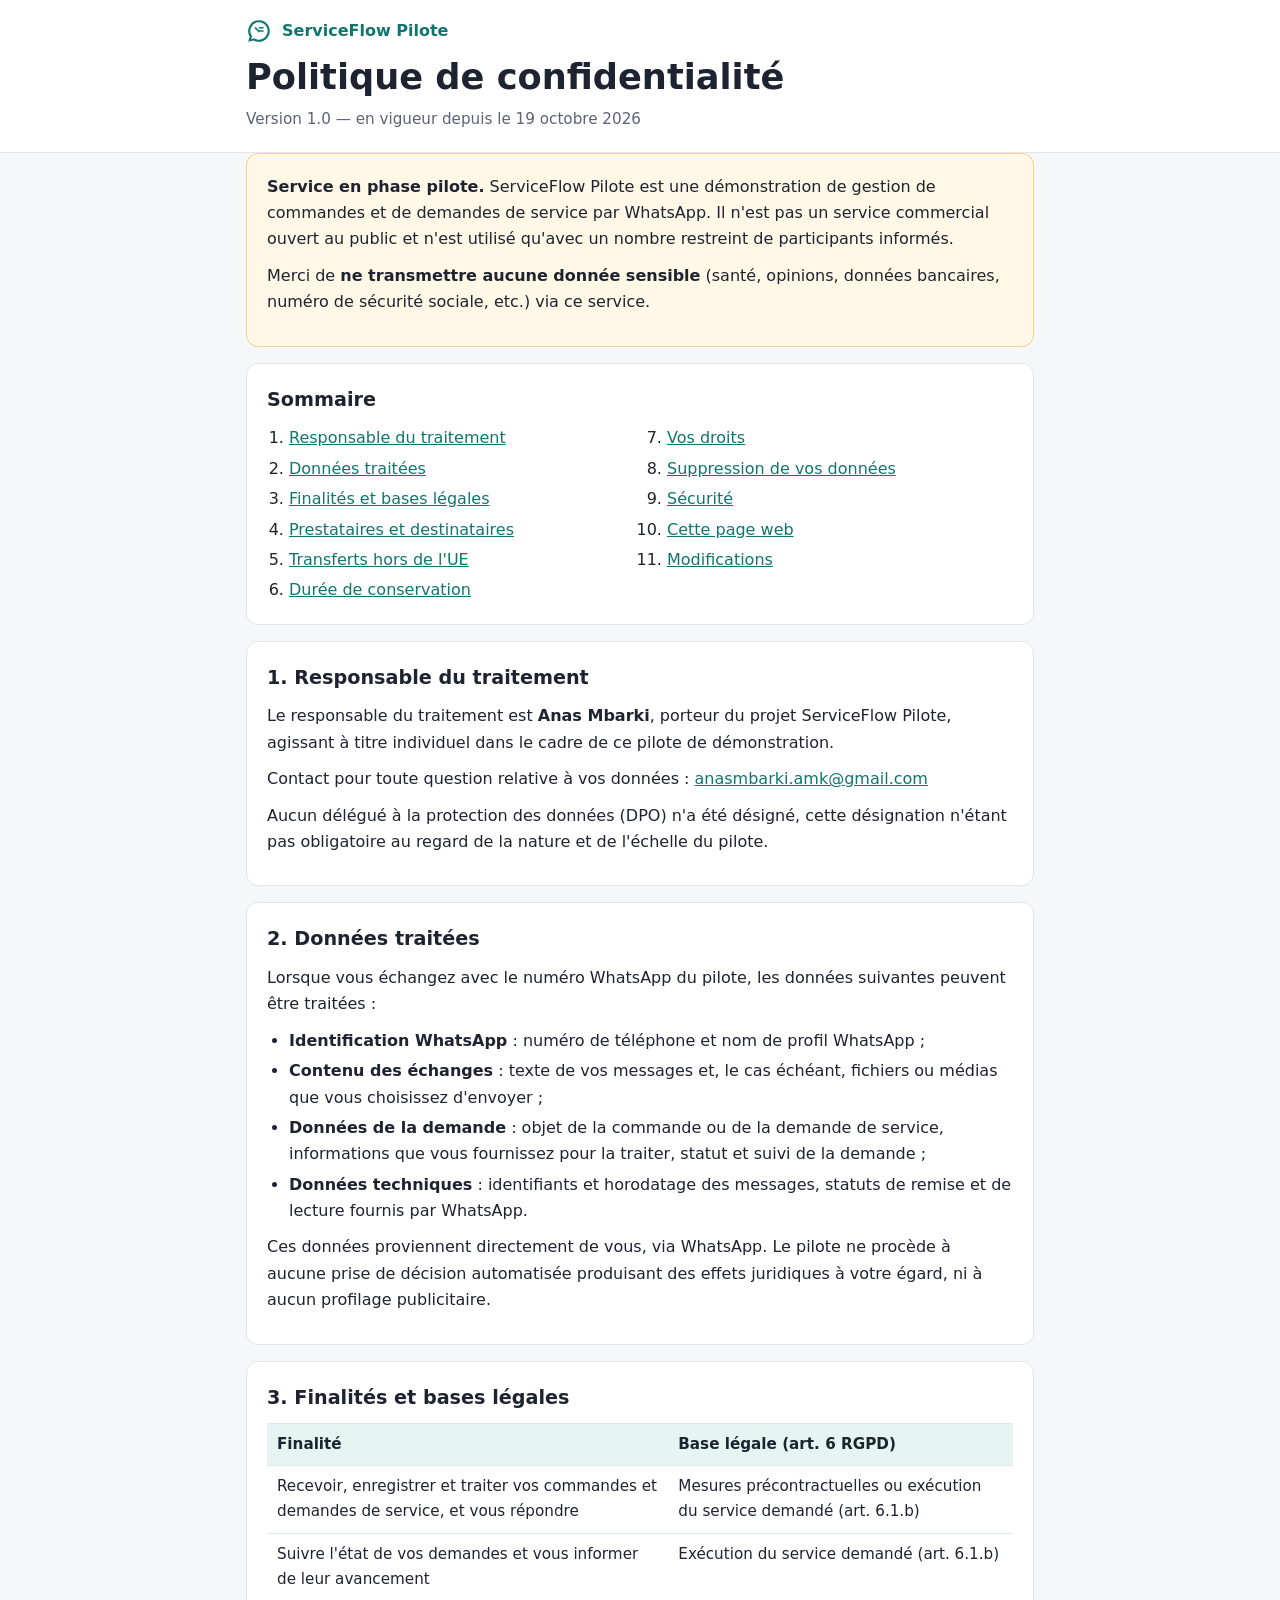
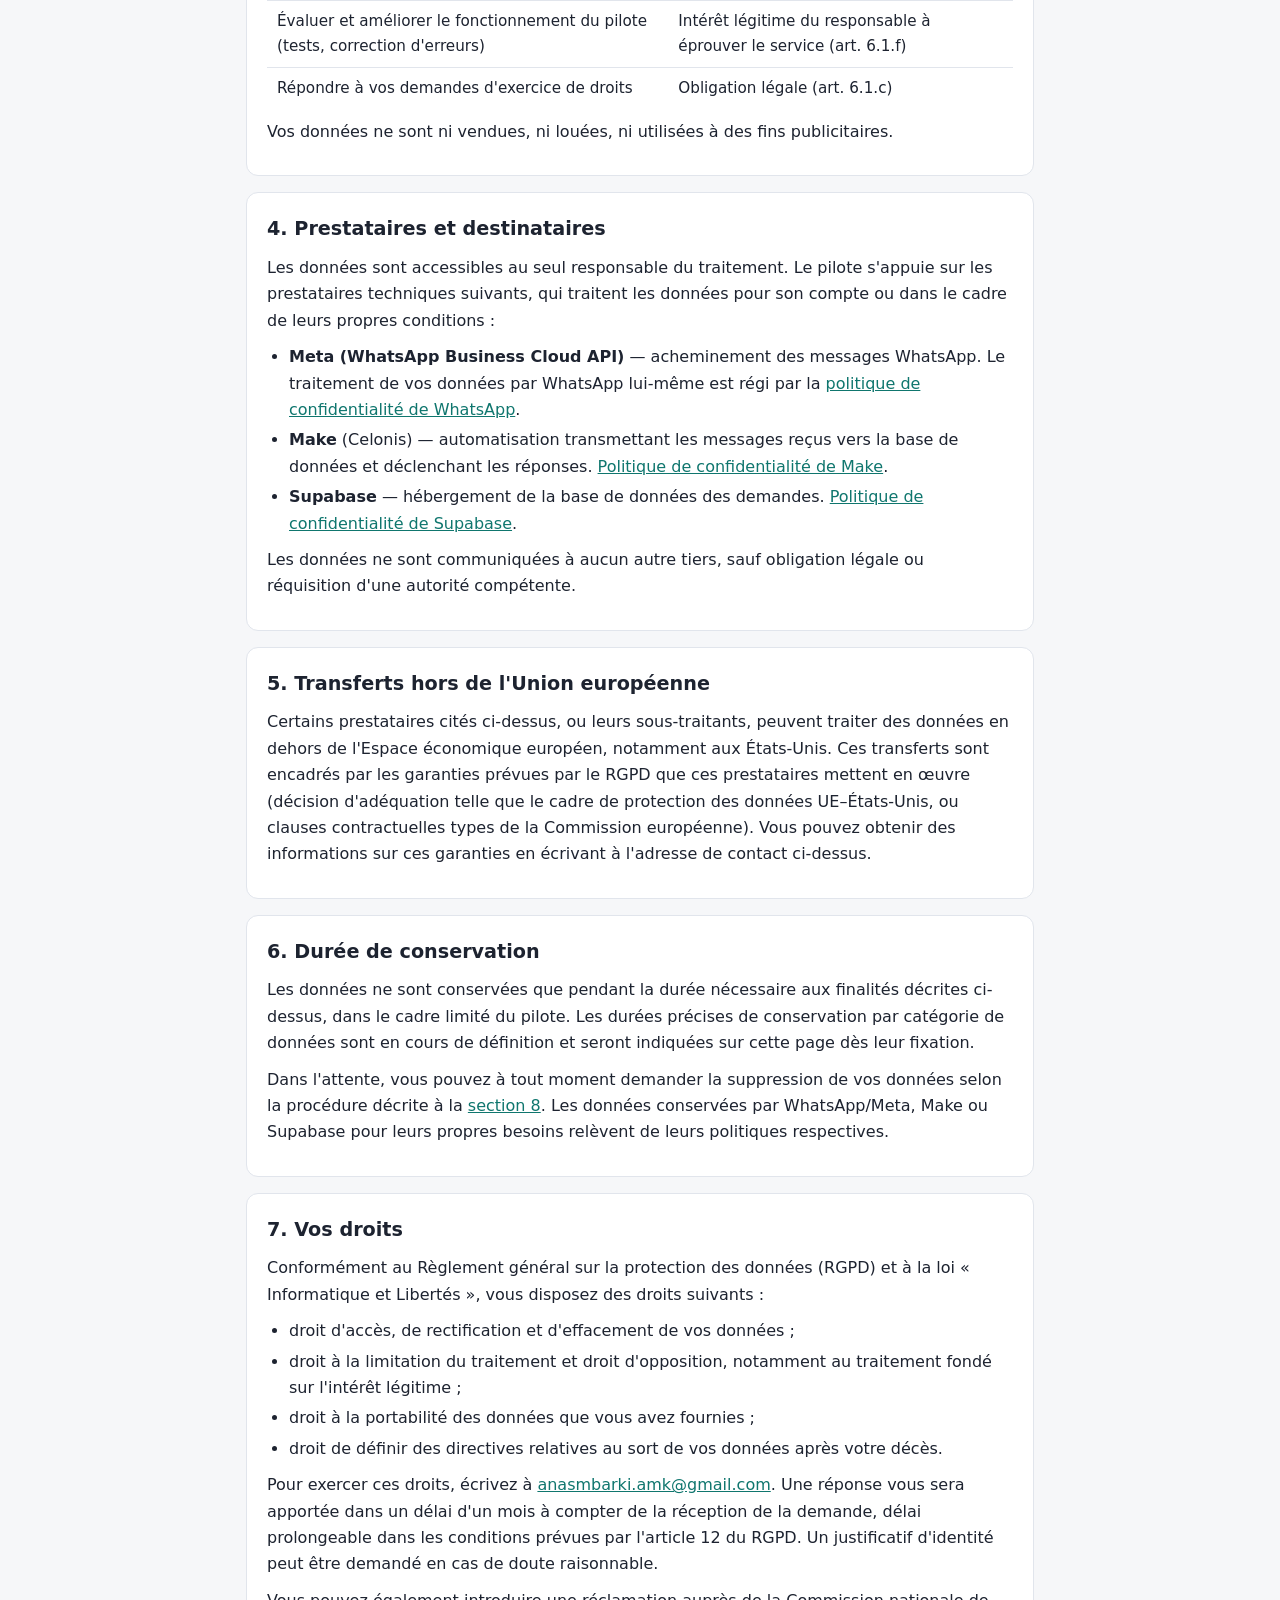
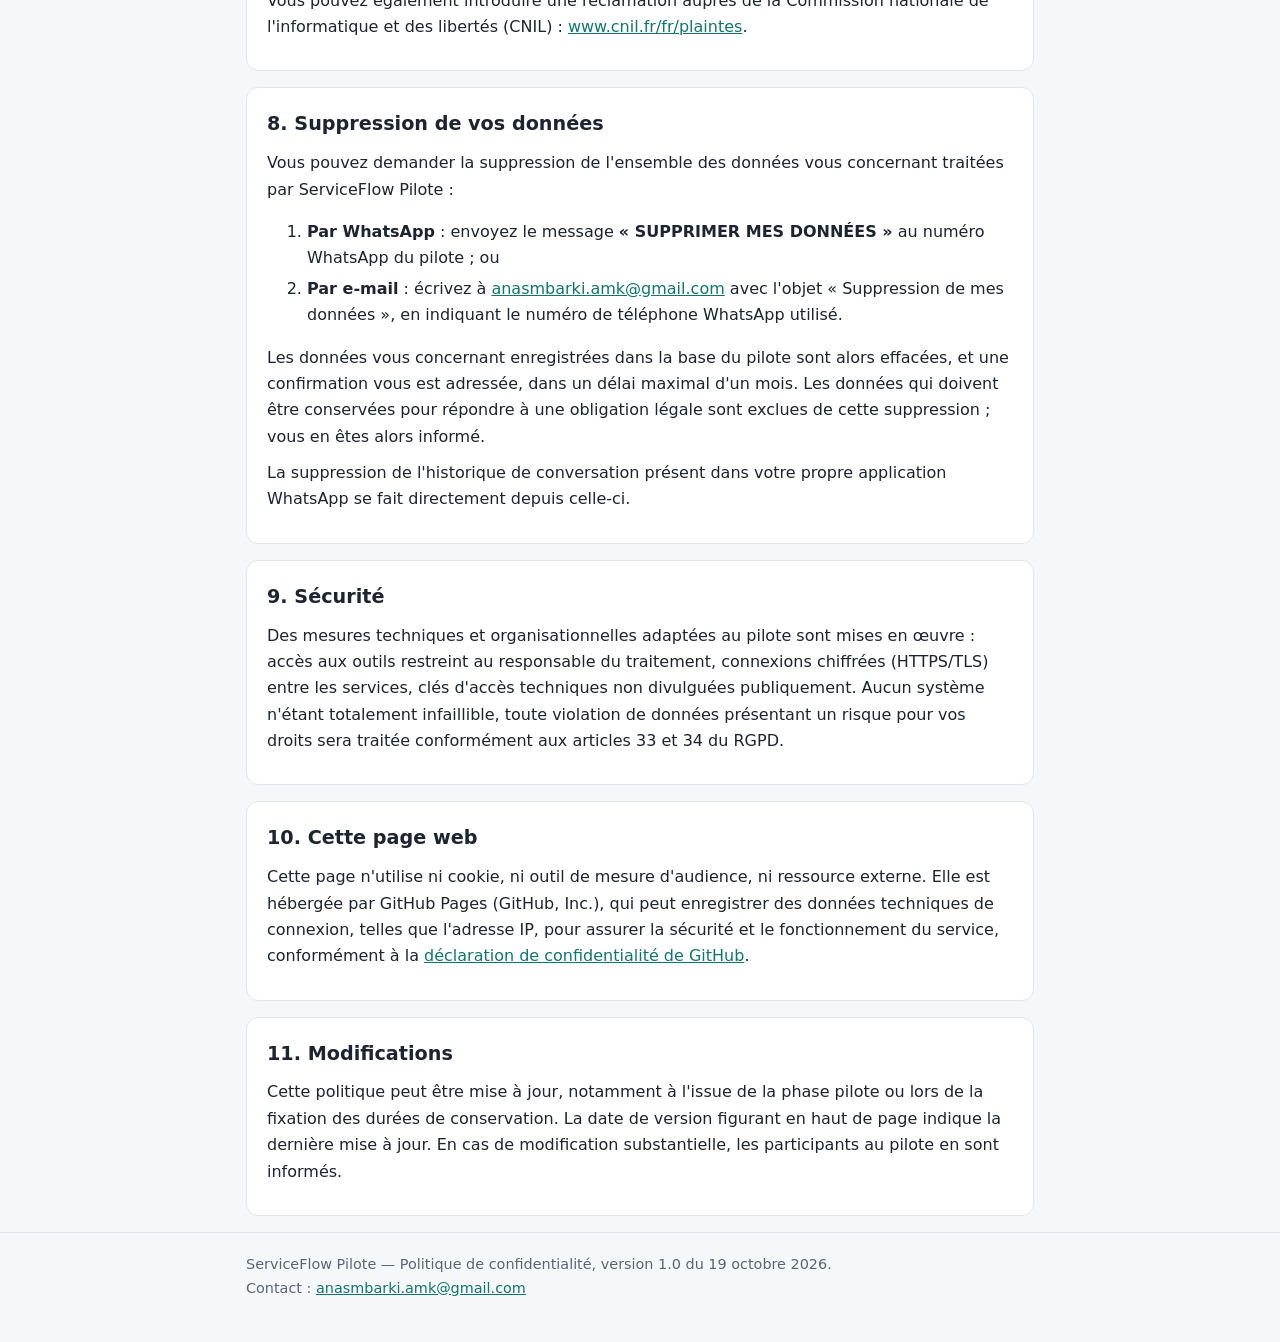
<file: index.html>
<!doctype html>
<html lang="fr">
<head>
<meta charset="utf-8">
<meta name="viewport" content="width=device-width, initial-scale=1">
<title>Politique de confidentialité – ServiceFlow Pilote</title>
<meta name="description" content="Politique de confidentialité du pilote ServiceFlow : gestion de commandes et de demandes de service par WhatsApp.">
<meta name="robots" content="index, follow">
<link rel="canonical" href="https://anasmba19.github.io/serviceflow-pilote/">
<style>
  :root {
    --bg: #f6f7f9; --surface: #ffffff; --text: #1d2330; --muted: #5b6475;
    --border: #e1e5ec; --accent: #0f766e; --accent-soft: #e6f4f2;
    --warn-bg: #fff8e6; --warn-border: #f0d48a;
  }
  @media (prefers-color-scheme: dark) {
    :root {
      --bg: #11151c; --surface: #181d26; --text: #e6e9ef; --muted: #a2abbb;
      --border: #2a3140; --accent: #4fd1c5; --accent-soft: #15302e;
      --warn-bg: #2b2414; --warn-border: #6b5622;
    }
  }
  * { box-sizing: border-box; }
  html { -webkit-text-size-adjust: 100%; scroll-behavior: smooth; }
  body {
    margin: 0; background: var(--bg); color: var(--text);
    font: 16px/1.65 system-ui, -apple-system, "Segoe UI", Roboto, "Helvetica Neue", Arial, sans-serif;
  }
  header { background: var(--surface); border-bottom: 1px solid var(--border); }
  .wrap { max-width: 820px; margin: 0 auto; padding: 0 16px; }
  .brand { display: flex; align-items: center; gap: 10px; padding: 18px 0 6px; font-weight: 600; color: var(--accent); }
  .brand svg { flex: none; }
  h1 { font-size: clamp(1.6rem, 4.5vw, 2.2rem); line-height: 1.2; margin: 6px 0 8px; }
  .meta { color: var(--muted); font-size: .95rem; padding-bottom: 20px; margin: 0; }
  main { padding: 24px 0 48px; }
  .card { background: var(--surface); border: 1px solid var(--border); border-radius: 12px; padding: 20px; margin-bottom: 16px; }
  .note { background: var(--warn-bg); border-color: var(--warn-border); }
  h2 { font-size: 1.2rem; margin: 0 0 10px; scroll-margin-top: 16px; }
  h3 { font-size: 1rem; margin: 16px 0 6px; }
  p { margin: 0 0 10px; }
  ul { margin: 0 0 10px; padding-left: 22px; }
  li { margin-bottom: 4px; }
  a { color: var(--accent); overflow-wrap: anywhere; }
  nav.toc ol { margin: 0; padding-left: 22px; columns: 2; column-gap: 32px; }
  @media (max-width: 600px) { nav.toc ol { columns: 1; } .card { padding: 16px; } }
  .table { width: 100%; border-collapse: collapse; font-size: .95rem; }
  .table th, .table td { text-align: left; vertical-align: top; padding: 8px 10px; border-top: 1px solid var(--border); }
  .table th { background: var(--accent-soft); }
  @media (max-width: 600px) {
    .table, .table tbody, .table tr, .table td { display: block; width: 100%; }
    .table thead { display: none; }
    .table tr { border-top: 1px solid var(--border); padding: 8px 0; }
    .table td { border: 0; padding: 2px 0; }
    .table td::before { content: attr(data-label) " : "; font-weight: 600; }
  }
  footer { color: var(--muted); font-size: .9rem; border-top: 1px solid var(--border); padding: 20px 0 32px; }
</style>
</head>
<body>
<header>
  <div class="wrap">
    <div class="brand">
      <svg width="26" height="26" viewBox="0 0 24 24" aria-hidden="true"><path fill="currentColor" d="M12 2a10 10 0 0 0-8.6 15.1L2 22l5-1.3A10 10 0 1 0 12 2Zm0 2a8 8 0 1 1-4.1 14.9l-.3-.2-2.8.8.8-2.7-.2-.3A8 8 0 0 1 12 4Zm-3.2 4.2-1.1 1.1 4.1 4.1 1.1-1.1Zm3 0v1.6h4.4V8.2Zm0 3v1.6h4.4v-1.6Z"/></svg>
      ServiceFlow Pilote
    </div>
    <h1>Politique de confidentialité</h1>
    <p class="meta">Version 1.0 — en vigueur depuis le 19 octobre 2026</p>
  </div>
</header>

<main class="wrap">

  <section class="card note" aria-label="Statut du service">
    <p><strong>Service en phase pilote.</strong> ServiceFlow Pilote est une démonstration de gestion de commandes et de demandes de service par WhatsApp. Il n'est pas un service commercial ouvert au public et n'est utilisé qu'avec un nombre restreint de participants informés.</p>
    <p>Merci de <strong>ne transmettre aucune donnée sensible</strong> (santé, opinions, données bancaires, numéro de sécurité sociale, etc.) via ce service.</p>
  </section>

  <nav class="card toc" aria-label="Sommaire">
    <h2>Sommaire</h2>
    <ol>
      <li><a href="#responsable">Responsable du traitement</a></li>
      <li><a href="#donnees">Données traitées</a></li>
      <li><a href="#finalites">Finalités et bases légales</a></li>
      <li><a href="#destinataires">Prestataires et destinataires</a></li>
      <li><a href="#transferts">Transferts hors de l'UE</a></li>
      <li><a href="#conservation">Durée de conservation</a></li>
      <li><a href="#droits">Vos droits</a></li>
      <li><a href="#suppression">Suppression de vos données</a></li>
      <li><a href="#securite">Sécurité</a></li>
      <li><a href="#site">Cette page web</a></li>
      <li><a href="#modifications">Modifications</a></li>
    </ol>
  </nav>

  <section class="card" id="responsable">
    <h2>1. Responsable du traitement</h2>
    <p>Le responsable du traitement est <strong>Anas Mbarki</strong>, porteur du projet ServiceFlow Pilote, agissant à titre individuel dans le cadre de ce pilote de démonstration.</p>
    <p>Contact pour toute question relative à vos données : <a href="mailto:anasmbarki.amk@gmail.com?subject=ServiceFlow%20Pilote%20-%20Donn%C3%A9es%20personnelles">anasmbarki.amk@gmail.com</a></p>
    <p>Aucun délégué à la protection des données (DPO) n'a été désigné, cette désignation n'étant pas obligatoire au regard de la nature et de l'échelle du pilote.</p>
  </section>

  <section class="card" id="donnees">
    <h2>2. Données traitées</h2>
    <p>Lorsque vous échangez avec le numéro WhatsApp du pilote, les données suivantes peuvent être traitées :</p>
    <ul>
      <li><strong>Identification WhatsApp</strong> : numéro de téléphone et nom de profil WhatsApp ;</li>
      <li><strong>Contenu des échanges</strong> : texte de vos messages et, le cas échéant, fichiers ou médias que vous choisissez d'envoyer ;</li>
      <li><strong>Données de la demande</strong> : objet de la commande ou de la demande de service, informations que vous fournissez pour la traiter, statut et suivi de la demande ;</li>
      <li><strong>Données techniques</strong> : identifiants et horodatage des messages, statuts de remise et de lecture fournis par WhatsApp.</li>
    </ul>
    <p>Ces données proviennent directement de vous, via WhatsApp. Le pilote ne procède à aucune prise de décision automatisée produisant des effets juridiques à votre égard, ni à aucun profilage publicitaire.</p>
  </section>

  <section class="card" id="finalites">
    <h2>3. Finalités et bases légales</h2>
    <table class="table">
      <thead><tr><th scope="col">Finalité</th><th scope="col">Base légale (art. 6 RGPD)</th></tr></thead>
      <tbody>
        <tr><td data-label="Finalité">Recevoir, enregistrer et traiter vos commandes et demandes de service, et vous répondre</td><td data-label="Base légale">Mesures précontractuelles ou exécution du service demandé (art. 6.1.b)</td></tr>
        <tr><td data-label="Finalité">Suivre l'état de vos demandes et vous informer de leur avancement</td><td data-label="Base légale">Exécution du service demandé (art. 6.1.b)</td></tr>
        <tr><td data-label="Finalité">Évaluer et améliorer le fonctionnement du pilote (tests, correction d'erreurs)</td><td data-label="Base légale">Intérêt légitime du responsable à éprouver le service (art. 6.1.f)</td></tr>
        <tr><td data-label="Finalité">Répondre à vos demandes d'exercice de droits</td><td data-label="Base légale">Obligation légale (art. 6.1.c)</td></tr>
      </tbody>
    </table>
    <p style="margin-top:10px">Vos données ne sont ni vendues, ni louées, ni utilisées à des fins publicitaires.</p>
  </section>

  <section class="card" id="destinataires">
    <h2>4. Prestataires et destinataires</h2>
    <p>Les données sont accessibles au seul responsable du traitement. Le pilote s'appuie sur les prestataires techniques suivants, qui traitent les données pour son compte ou dans le cadre de leurs propres conditions :</p>
    <ul>
      <li><strong>Meta (WhatsApp Business Cloud API)</strong> — acheminement des messages WhatsApp. Le traitement de vos données par WhatsApp lui-même est régi par la <a href="https://www.whatsapp.com/legal/privacy-policy-eea" rel="noopener">politique de confidentialité de WhatsApp</a>.</li>
      <li><strong>Make</strong> (Celonis) — automatisation transmettant les messages reçus vers la base de données et déclenchant les réponses. <a href="https://www.make.com/en/privacy-notice" rel="noopener">Politique de confidentialité de Make</a>.</li>
      <li><strong>Supabase</strong> — hébergement de la base de données des demandes. <a href="https://supabase.com/privacy" rel="noopener">Politique de confidentialité de Supabase</a>.</li>
    </ul>
    <p>Les données ne sont communiquées à aucun autre tiers, sauf obligation légale ou réquisition d'une autorité compétente.</p>
  </section>

  <section class="card" id="transferts">
    <h2>5. Transferts hors de l'Union européenne</h2>
    <p>Certains prestataires cités ci-dessus, ou leurs sous-traitants, peuvent traiter des données en dehors de l'Espace économique européen, notamment aux États-Unis. Ces transferts sont encadrés par les garanties prévues par le RGPD que ces prestataires mettent en œuvre (décision d'adéquation telle que le cadre de protection des données UE–États-Unis, ou clauses contractuelles types de la Commission européenne). Vous pouvez obtenir des informations sur ces garanties en écrivant à l'adresse de contact ci-dessus.</p>
  </section>

  <section class="card" id="conservation">
    <h2>6. Durée de conservation</h2>
    <p>Les données ne sont conservées que pendant la durée nécessaire aux finalités décrites ci-dessus, dans le cadre limité du pilote. Les durées précises de conservation par catégorie de données sont en cours de définition et seront indiquées sur cette page dès leur fixation.</p>
    <p>Dans l'attente, vous pouvez à tout moment demander la suppression de vos données selon la procédure décrite à la <a href="#suppression">section 8</a>. Les données conservées par WhatsApp/Meta, Make ou Supabase pour leurs propres besoins relèvent de leurs politiques respectives.</p>
  </section>

  <section class="card" id="droits">
    <h2>7. Vos droits</h2>
    <p>Conformément au Règlement général sur la protection des données (RGPD) et à la loi « Informatique et Libertés », vous disposez des droits suivants :</p>
    <ul>
      <li>droit d'accès, de rectification et d'effacement de vos données ;</li>
      <li>droit à la limitation du traitement et droit d'opposition, notamment au traitement fondé sur l'intérêt légitime ;</li>
      <li>droit à la portabilité des données que vous avez fournies ;</li>
      <li>droit de définir des directives relatives au sort de vos données après votre décès.</li>
    </ul>
    <p>Pour exercer ces droits, écrivez à <a href="mailto:anasmbarki.amk@gmail.com?subject=ServiceFlow%20Pilote%20-%20Exercice%20de%20droits">anasmbarki.amk@gmail.com</a>. Une réponse vous sera apportée dans un délai d'un mois à compter de la réception de la demande, délai prolongeable dans les conditions prévues par l'article 12 du RGPD. Un justificatif d'identité peut être demandé en cas de doute raisonnable.</p>
    <p>Vous pouvez également introduire une réclamation auprès de la Commission nationale de l'informatique et des libertés (CNIL) : <a href="https://www.cnil.fr/fr/plaintes" rel="noopener">www.cnil.fr/fr/plaintes</a>.</p>
  </section>

  <section class="card" id="suppression">
    <h2>8. Suppression de vos données</h2>
    <p>Vous pouvez demander la suppression de l'ensemble des données vous concernant traitées par ServiceFlow Pilote :</p>
    <ol>
      <li><strong>Par WhatsApp</strong> : envoyez le message <strong>« SUPPRIMER MES DONNÉES »</strong> au numéro WhatsApp du pilote ; ou</li>
      <li><strong>Par e-mail</strong> : écrivez à <a href="mailto:anasmbarki.amk@gmail.com?subject=ServiceFlow%20Pilote%20-%20Suppression%20de%20mes%20donn%C3%A9es">anasmbarki.amk@gmail.com</a> avec l'objet « Suppression de mes données », en indiquant le numéro de téléphone WhatsApp utilisé.</li>
    </ol>
    <p>Les données vous concernant enregistrées dans la base du pilote sont alors effacées, et une confirmation vous est adressée, dans un délai maximal d'un mois. Les données qui doivent être conservées pour répondre à une obligation légale sont exclues de cette suppression ; vous en êtes alors informé.</p>
    <p>La suppression de l'historique de conversation présent dans votre propre application WhatsApp se fait directement depuis celle-ci.</p>
  </section>

  <section class="card" id="securite">
    <h2>9. Sécurité</h2>
    <p>Des mesures techniques et organisationnelles adaptées au pilote sont mises en œuvre : accès aux outils restreint au responsable du traitement, connexions chiffrées (HTTPS/TLS) entre les services, clés d'accès techniques non divulguées publiquement. Aucun système n'étant totalement infaillible, toute violation de données présentant un risque pour vos droits sera traitée conformément aux articles 33 et 34 du RGPD.</p>
  </section>

  <section class="card" id="site">
    <h2>10. Cette page web</h2>
    <p>Cette page n'utilise ni cookie, ni outil de mesure d'audience, ni ressource externe. Elle est hébergée par GitHub Pages (GitHub, Inc.), qui peut enregistrer des données techniques de connexion, telles que l'adresse IP, pour assurer la sécurité et le fonctionnement du service, conformément à la <a href="https://docs.github.com/fr/site-policy/privacy-policies/github-general-privacy-statement" rel="noopener">déclaration de confidentialité de GitHub</a>.</p>
  </section>

  <section class="card" id="modifications">
    <h2>11. Modifications</h2>
    <p>Cette politique peut être mise à jour, notamment à l'issue de la phase pilote ou lors de la fixation des durées de conservation. La date de version figurant en haut de page indique la dernière mise à jour. En cas de modification substantielle, les participants au pilote en sont informés.</p>
  </section>

</main>

<footer>
  <div class="wrap">
    <p>ServiceFlow Pilote — Politique de confidentialité, version 1.0 du 19 octobre 2026.<br>
    Contact : <a href="mailto:anasmbarki.amk@gmail.com">anasmbarki.amk@gmail.com</a></p>
  </div>
</footer>
</body>
</html>
</file>
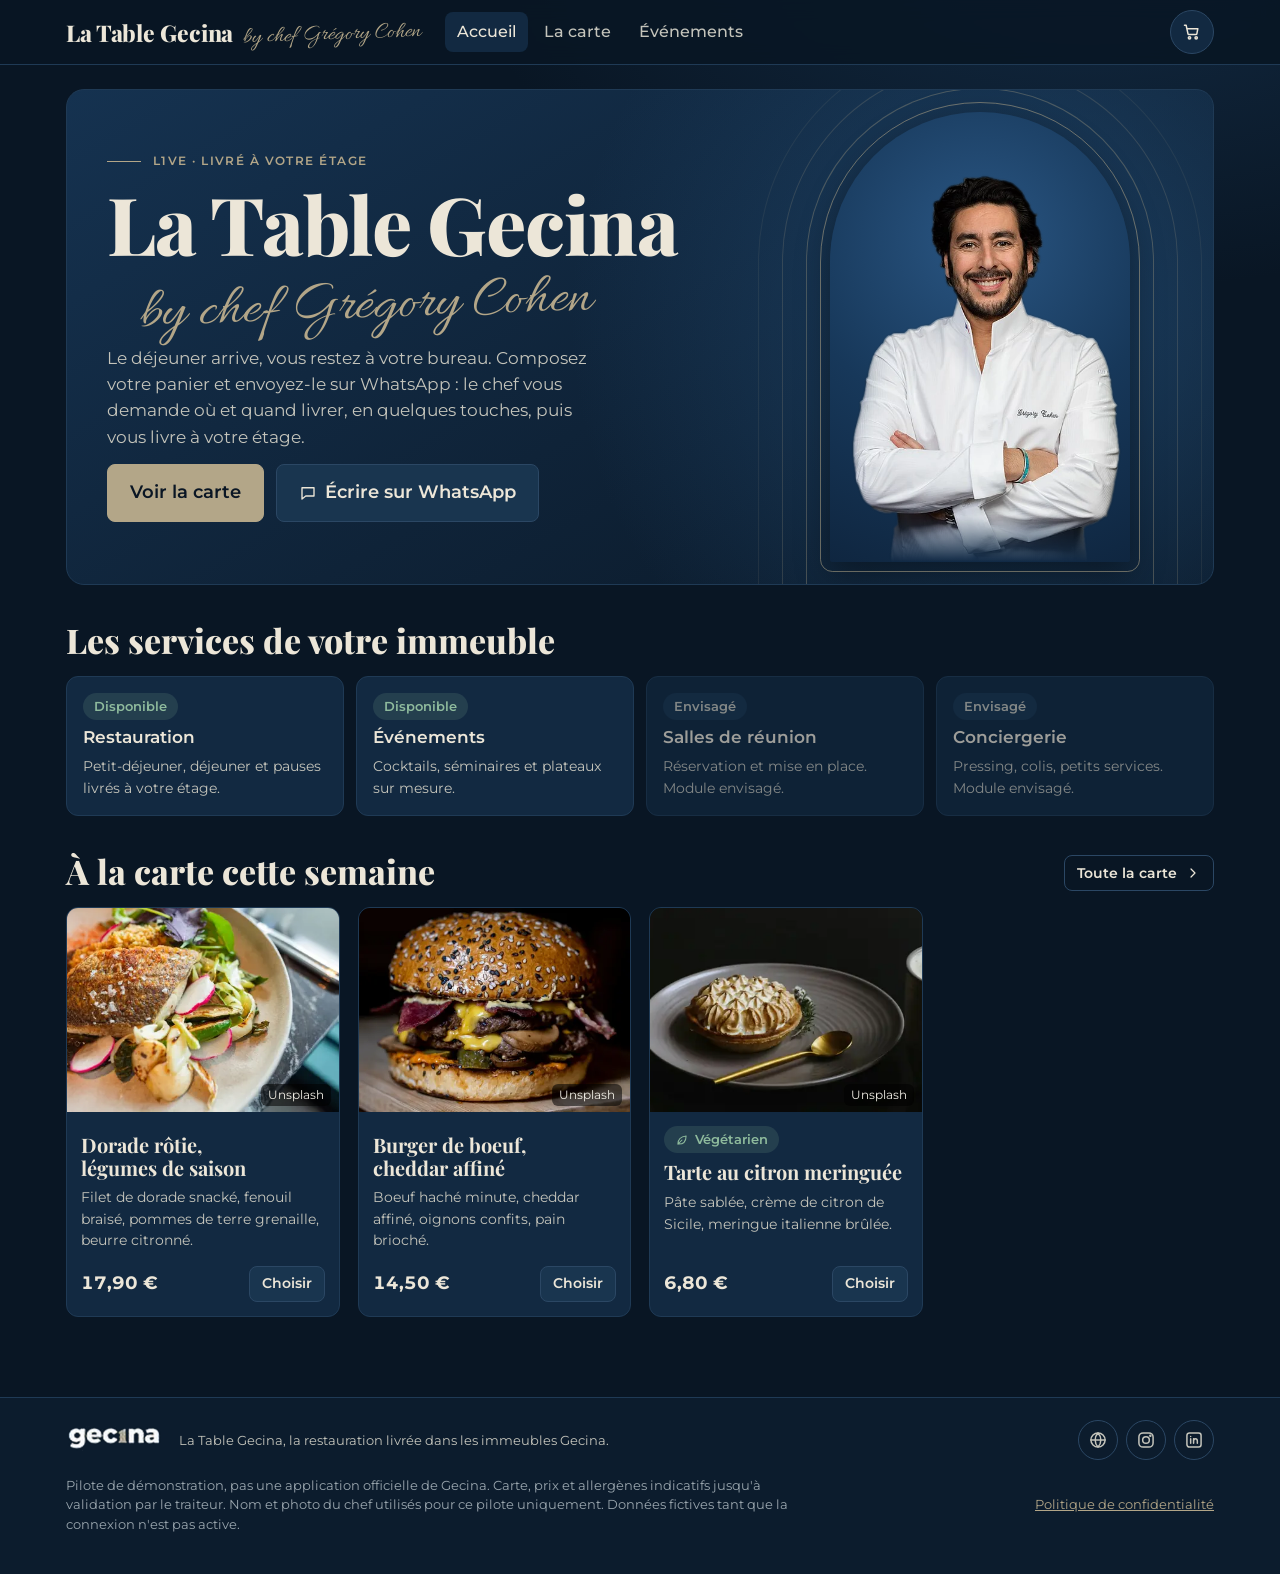
<file: carte/index.html>
<!doctype html>
<html lang="fr">
<head>
<meta charset="utf-8">
<meta name="viewport" content="width=device-width, initial-scale=1, viewport-fit=cover">
<meta name="claude:viewport-fit-sides" content="cover">
<meta name="description" content="La Table Gecina by chef Grégory Cohen : commandez à la carte, livré à votre étage. Pilote de restauration dans les immeubles de bureaux.">
<meta name="color-scheme" content="dark">
<meta name="theme-color" content="#091624">
<link rel="icon" href="data:image/svg+xml,%3Csvg xmlns=%22http://www.w3.org/2000/svg%22 viewBox=%220 0 512 512%22%3E %3Crect width=%22512%22 height=%22512%22 rx=%22112%22 fill=%22%23122941%22/%3E %3Cpath d=%22M136 400 V236 a120 120 0 0 1 240 0 V400%22 fill=%22none%22 stroke=%22%23b3a688%22 stroke-width=%2214%22 stroke-linecap=%22round%22/%3E %3Cpath d=%22M176 330 a80 80 0 0 1 160 0 Z%22 fill=%22%23b3a688%22/%3E %3Ccircle cx=%22256%22 cy=%22240%22 r=%2211%22 fill=%22%23b3a688%22/%3E %3Crect x=%22160%22 y=%22340%22 width=%22192%22 height=%2214%22 rx=%227%22 fill=%22%23ece6d8%22/%3E%3C/svg%3E" type="image/svg+xml">
<link rel="apple-touch-icon" href="./apple-touch-icon.png">
<title>La Table Gecina by chef Grégory Cohen</title>
<style>
  html, body { margin: 0; background: #091624; color: #ece6d8; }
  .boot { min-height: 100vh; display: flex; flex-direction: column; align-items: center; justify-content: center; gap: 6px; font: 600 30px/1.1 Georgia, 'Iowan Old Style', serif; letter-spacing: -.005em; }
  .boot small { font: italic 400 18px/1.2 Georgia, serif; color: #b3a688; }
</style>
  <script type="module" crossorigin src="./assets/index-BfgAmGFF.js"></script>
  <link rel="stylesheet" crossorigin href="./assets/index-FXn5XrXD.css">
<link rel="manifest" href="./manifest.webmanifest"><script id="vite-plugin-pwa:register-sw" src="./registerSW.js" defer></script></head>
<body>
<div id="root"><div class="boot" aria-hidden="true">La Table Gecina<small>by chef Grégory Cohen</small></div></div>
</body>
</html>
</file>
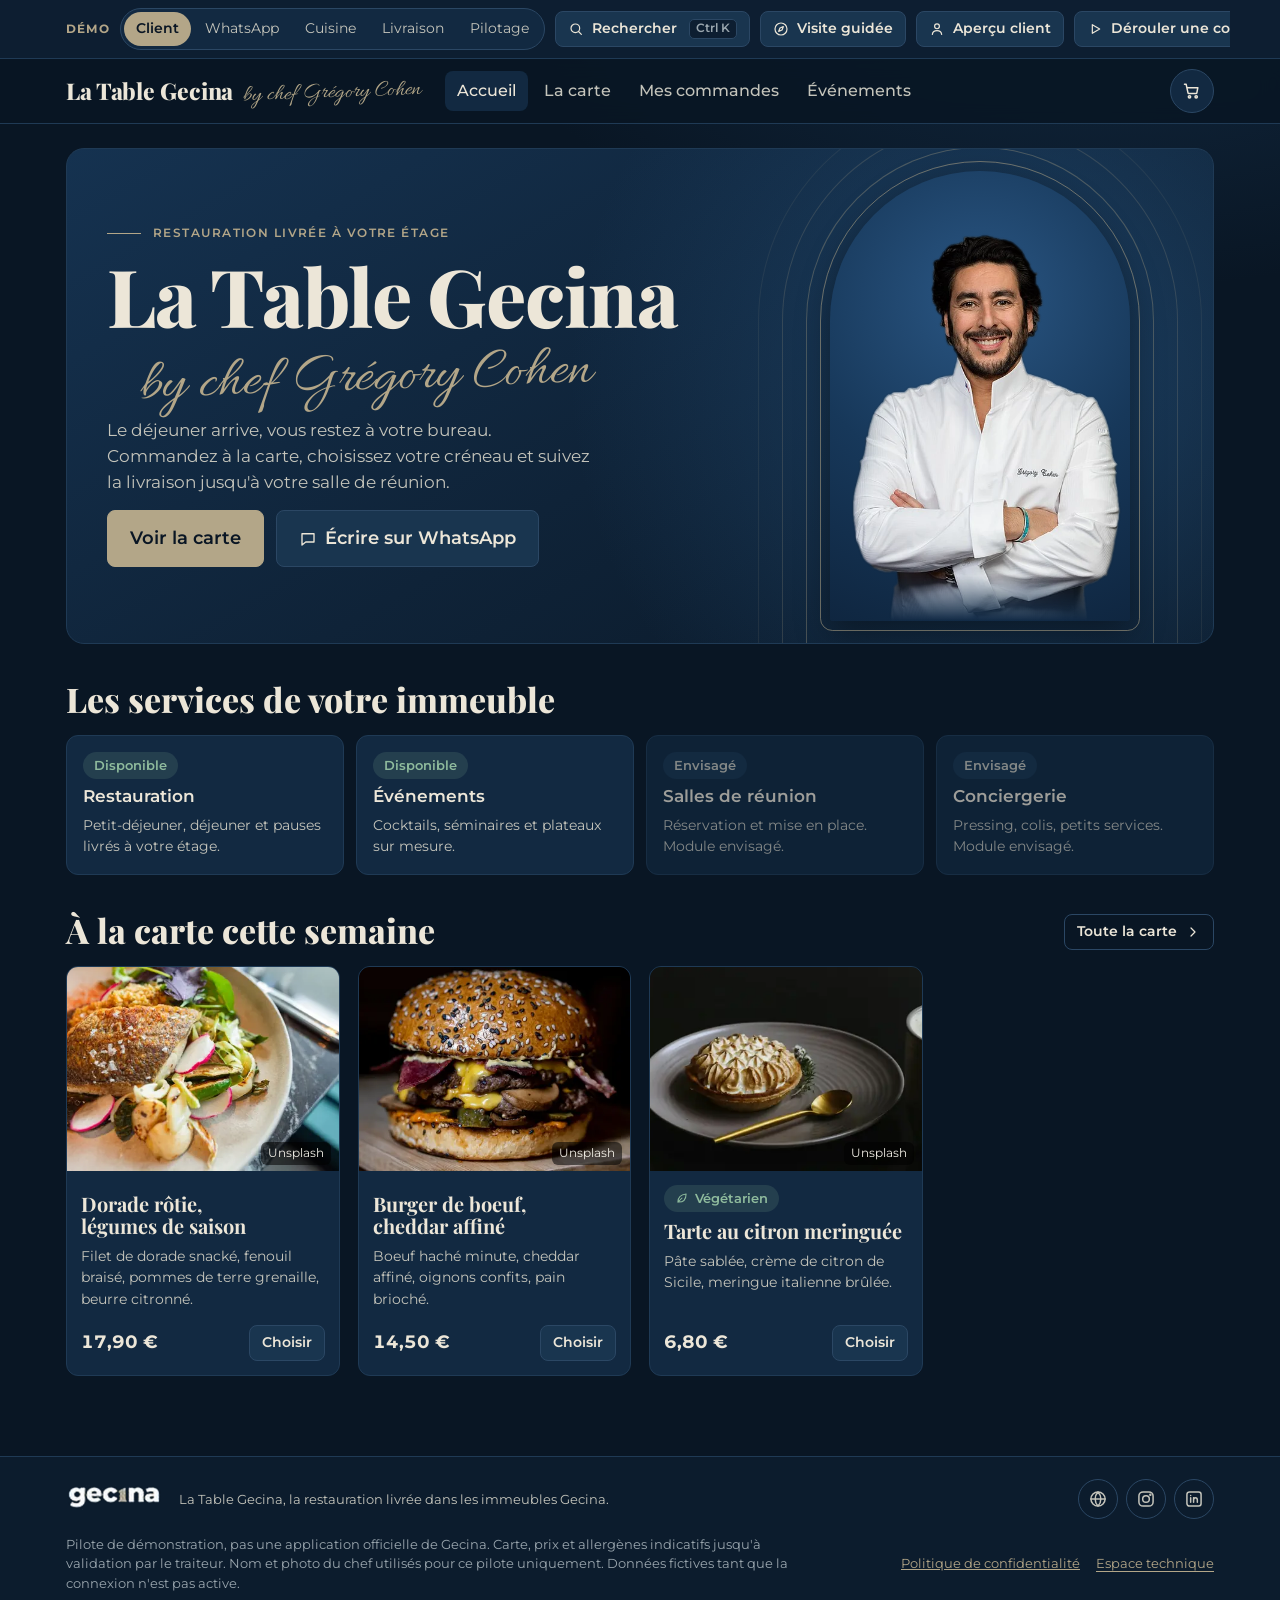
<file: equipe/index.html>
<!doctype html>
<html lang="fr">
<head>
    <meta name="robots" content="noindex, nofollow">
<meta charset="utf-8">
<meta name="viewport" content="width=device-width, initial-scale=1, viewport-fit=cover">
<meta name="claude:viewport-fit-sides" content="cover">
<meta name="description" content="La Table Gecina by chef Grégory Cohen : commandez à la carte, livré à votre étage. Pilote de restauration dans les immeubles de bureaux.">
<meta name="color-scheme" content="dark">
<meta name="theme-color" content="#091624">
<link rel="icon" href="data:image/svg+xml,%3Csvg xmlns=%22http://www.w3.org/2000/svg%22 viewBox=%220 0 512 512%22%3E %3Crect width=%22512%22 height=%22512%22 rx=%22112%22 fill=%22%23122941%22/%3E %3Cpath d=%22M136 400 V236 a120 120 0 0 1 240 0 V400%22 fill=%22none%22 stroke=%22%23b3a688%22 stroke-width=%2214%22 stroke-linecap=%22round%22/%3E %3Cpath d=%22M176 330 a80 80 0 0 1 160 0 Z%22 fill=%22%23b3a688%22/%3E %3Ccircle cx=%22256%22 cy=%22240%22 r=%2211%22 fill=%22%23b3a688%22/%3E %3Crect x=%22160%22 y=%22340%22 width=%22192%22 height=%2214%22 rx=%227%22 fill=%22%23ece6d8%22/%3E%3C/svg%3E" type="image/svg+xml">
<link rel="apple-touch-icon" href="./apple-touch-icon.png">
<title>La Table Gecina by chef Grégory Cohen</title>
<style>
  html, body { margin: 0; background: #091624; color: #ece6d8; }
  .boot { min-height: 100vh; display: flex; flex-direction: column; align-items: center; justify-content: center; gap: 6px; font: 600 30px/1.1 Georgia, 'Iowan Old Style', serif; letter-spacing: -.005em; }
  .boot small { font: italic 400 18px/1.2 Georgia, serif; color: #b3a688; }
</style>
  <script type="module" crossorigin src="./assets/index-DTFJ1eos.js"></script>
  <link rel="stylesheet" crossorigin href="./assets/index-FXn5XrXD.css">
</head>
<body>
<div id="root"><div class="boot" aria-hidden="true">La Table Gecina<small>by chef Grégory Cohen</small></div></div>
</body>
</html>
</file>
<file: carte/assets/index-FXn5XrXD.css>
@font-face{font-family:Montserrat;font-style:normal;font-weight:100 900;font-display:swap;src:url(./montserrat-latin-wght-normal-l_AIctKy.woff2) format("woff2")}@font-face{font-family:Playfair Display;font-style:normal;font-weight:400 900;font-display:swap;src:url(./playfair-display-latin-wght-normal-BOwq7MWX.woff2) format("woff2")}@font-face{font-family:Allura;font-style:normal;font-weight:400;font-display:swap;src:url(./allura-latin-400-normal-4sUZKTf1.woff2) format("woff2")}:root{--aviateur: #122941;--sable: #b3a688;--bg: #091624;--bg-2: #0d1e31;--surface: #122941;--surface-2: #19354f;--line: #2b4764;--line-soft: #1f3a55;--text: #ece6d8;--text-2: #c4c4bb;--muted: #9aa6ae;--accent: #b3a688;--accent-ink: #0a1624;--accent-soft: rgba(179, 166, 136, .15);--ok: #8fbb9d;--ok-soft: rgba(143, 187, 157, .15);--warn: #e3b562;--warn-soft: rgba(227, 181, 98, .14);--bad: #e58d78;--bad-soft: rgba(229, 141, 120, .15);--info: #86b4dc;--info-soft: rgba(134, 180, 220, .15);--chart-1: #4da3f0;--chart-2: #e6783f;--chart-3: #2fc5b3;--chart-4: #dcb62a;--chart-5: #a98be8;--chart-6: #e050ab;--shadow: 0 12px 34px rgba(0, 0, 0, .4);--r-s: 8px;--r-m: 12px;--r-l: 18px;--f-display: "Playfair Display", "Iowan Old Style", Georgia, serif;--f-body: "Montserrat", Verdana, system-ui, -apple-system, "Segoe UI", sans-serif;--f-script: "Allura", "Snell Roundhand", "Brush Script MT", cursive;color-scheme:dark}*,*:before,*:after{box-sizing:border-box}html,body{height:100%}body{margin:0;background:radial-gradient(900px 520px at 85% -8%,rgba(34,76,118,.38),transparent 70%),var(--bg);background-attachment:fixed;color:var(--text);font:15.5px/1.55 var(--f-body);-webkit-font-smoothing:antialiased;text-rendering:optimizeLegibility;padding-left:max(0px,env(safe-area-inset-left,0px));padding-right:max(0px,env(safe-area-inset-right,0px))}#root{min-height:100%;display:flex;flex-direction:column}h1,h2,h3,h4{margin:0;font-weight:600;line-height:1.15;text-wrap:balance}.display{font-family:var(--f-display);font-weight:800;letter-spacing:-.005em}p{margin:0}a{color:var(--accent)}button,input,select,textarea{font:inherit;color:inherit}:focus-visible{outline:2px solid var(--accent);outline-offset:2px;border-radius:4px}.sr{position:absolute;width:1px;height:1px;overflow:hidden;clip:rect(0 0 0 0);white-space:nowrap}.num{font-variant-numeric:tabular-nums}.muted{color:var(--muted)}.wrap{width:100%;max-width:1180px;margin:0 auto;padding-left:max(16px,env(safe-area-inset-left,0px));padding-right:max(16px,env(safe-area-inset-right,0px))}.wide{max-width:1480px}.stack{display:flex;flex-direction:column;gap:16px}.row{display:flex;align-items:center;gap:12px;flex-wrap:wrap}.grow{flex:1;min-width:0}.eyebrow{font-size:12px;letter-spacing:.12em;text-transform:uppercase;color:var(--muted);font-weight:600}.demo-bar{background:var(--bg-2);border-bottom:1px solid var(--line-soft);position:sticky;top:env(safe-area-inset-top,0px);z-index:40}.demo-bar .wrap{display:flex;align-items:center;gap:10px;padding-block:8px;overflow-x:auto;scrollbar-width:none}.demo-bar .tag{flex:none;font-size:12px;letter-spacing:.1em;text-transform:uppercase;color:var(--accent);font-weight:700;white-space:nowrap}.seg{display:inline-flex;background:var(--surface);border:1px solid var(--line);border-radius:999px;padding:3px;gap:2px;flex:none}.seg button{border:0;background:transparent;color:var(--text-2);padding:6px 12px;border-radius:999px;cursor:pointer;font-size:14px;white-space:nowrap;min-height:32px}.seg button[aria-pressed=true]{background:var(--accent);color:var(--accent-ink);font-weight:600}.seg button:hover:not([aria-pressed=true]){color:var(--text);background:var(--surface-2)}body:before{content:"";position:fixed;inset:0 0 auto;height:env(safe-area-inset-top,0px);background:var(--bg-2);z-index:60}.btn{display:inline-flex;align-items:center;justify-content:center;gap:8px;border:1px solid var(--line);background:var(--surface-2);color:var(--text);padding:10px 16px;border-radius:var(--r-s);cursor:pointer;min-height:44px;font-weight:600;transition:background .15s,border-color .15s,transform .08s}.btn:hover{border-color:var(--muted)}.btn:active{transform:translateY(1px)}.btn.primary{background:var(--accent);border-color:var(--accent);color:var(--accent-ink)}.btn.primary:hover{filter:brightness(1.06)}.btn.ghost{background:transparent}.btn.danger{color:var(--bad);border-color:color-mix(in srgb,var(--bad) 45%,var(--line));background:transparent}.btn.sm{min-height:36px;padding:6px 12px;font-size:14px}.btn.lg{min-height:56px;padding:14px 22px;font-size:18px}.btn[disabled]{opacity:.45;cursor:not-allowed}.iconbtn{width:44px;height:44px;display:inline-grid;place-items:center;border-radius:999px;border:1px solid var(--line);background:var(--surface);cursor:pointer;position:relative}.iconbtn:hover{border-color:var(--muted)}.badge-dot{position:absolute;top:-4px;right:-4px;min-width:20px;height:20px;padding:0 5px;border-radius:999px;background:var(--accent);color:var(--accent-ink);font-size:12px;font-weight:700;display:grid;place-items:center}.field{display:flex;flex-direction:column;gap:6px;min-width:0}.field>label,.label{font-size:13px;color:var(--text-2);font-weight:600}.input,.select,.textarea{width:100%;background:var(--bg);border:1px solid var(--line);border-radius:var(--r-s);padding:11px 12px;min-height:44px}.textarea{min-height:84px;resize:vertical}.input:hover,.select:hover,.textarea:hover{border-color:var(--muted)}.hint{font-size:13px;color:var(--muted)}.err{font-size:13px;color:var(--bad)}.grid2{display:grid;grid-template-columns:repeat(2,minmax(0,1fr));gap:12px}.grid3{display:grid;grid-template-columns:repeat(3,minmax(0,1fr));gap:12px}@media (max-width: 640px){.grid2,.grid3{grid-template-columns:minmax(0,1fr)}}.chip{display:inline-flex;align-items:center;gap:6px;padding:4px 10px;border-radius:999px;border:1px solid var(--line);background:var(--surface);font-size:13px;color:var(--text-2);white-space:nowrap}button.chip{cursor:pointer;min-height:36px}button.chip[aria-pressed=true],button.chip[aria-checked=true]{background:var(--accent-soft);border-color:var(--accent);color:var(--text)}.pill{display:inline-flex;align-items:center;gap:6px;padding:3px 10px;border-radius:999px;font-size:12.5px;font-weight:600;background:var(--surface-2);color:var(--text-2);border:1px solid transparent;white-space:nowrap}.pill.ok{background:var(--ok-soft);color:var(--ok)}.pill.warn{background:var(--warn-soft);color:var(--warn)}.pill.bad{background:var(--bad-soft);color:var(--bad)}.pill.info{background:var(--info-soft);color:var(--info)}.pill.accent{background:var(--accent-soft);color:var(--accent)}.allergen{display:inline-block;padding:2px 8px;border-radius:6px;font-size:12px;font-weight:600;background:var(--warn-soft);color:var(--warn)}.panel{background:var(--surface);border:1px solid var(--line-soft);border-radius:var(--r-m);padding:18px;min-width:0}.panel h3,.panel>h2.h3{font-size:16px;margin-bottom:12px}.divider{height:1px;background:var(--line-soft);border:0;margin:0}.photo{position:relative;overflow:hidden;background:var(--surface-2);border-radius:var(--r-m);isolation:isolate}.photo img{width:100%;height:100%;object-fit:cover;display:block}.photo .tile{position:absolute;inset:0;display:flex;flex-direction:column;justify-content:flex-end;padding:14px;gap:6px;background:radial-gradient(circle at 50% 40%,transparent 0 25%,color-mix(in srgb,var(--tone) 45%,transparent) 25.3% 25.7%,transparent 26%),radial-gradient(circle at 50% 40%,transparent 0 38%,color-mix(in srgb,var(--tone) 24%,transparent) 38.3% 38.6%,transparent 39%),radial-gradient(circle at 50% 40%,transparent 0 51%,color-mix(in srgb,var(--tone) 12%,transparent) 51.3% 51.6%,transparent 52%),radial-gradient(circle at 50% 40%,color-mix(in srgb,var(--tone) 34%,var(--surface)) 0 22%,color-mix(in srgb,var(--tone) 18%,var(--surface)) 22.3% 23.4%,transparent 23.7%),linear-gradient(160deg,color-mix(in srgb,var(--tone) 12%,var(--surface-2)),var(--surface))}.photo .tile b{font-family:var(--f-display);font-weight:700;font-size:clamp(17px,2.4vw,22px);line-height:1.1;max-width:85%}.photo .tile span{font-size:12px;letter-spacing:.1em;text-transform:uppercase;color:var(--muted)}.photo .credit{position:absolute;right:8px;bottom:6px;font-size:12px;padding:2px 7px;border-radius:6px;background:#0000008c;color:#f2efe6;z-index:2}.topbar{background:color-mix(in srgb,var(--bg) 88%,transparent);backdrop-filter:blur(10px);border-bottom:1px solid var(--line-soft);position:sticky;top:calc(env(safe-area-inset-top,0px) + 49px);z-index:30}.topbar .wrap{display:flex;align-items:center;gap:16px;padding-block:10px}.brand{display:flex;align-items:baseline;gap:10px;background:none;border:0;cursor:pointer;padding:0;color:var(--text)}.brand{align-items:center;white-space:nowrap}.brand .display{font-size:23px;line-height:1}.brand small{font-family:var(--f-script);color:var(--accent);font-size:23px;line-height:1;text-transform:none;letter-spacing:0;transform:translateY(3px) rotate(-2deg)}.nav{display:flex;gap:4px;margin-left:8px}.nav button{background:none;border:0;padding:8px 12px;border-radius:8px;color:var(--text-2);cursor:pointer;font-weight:500;min-height:40px}.nav button[aria-current=page]{color:var(--text);background:var(--surface)}.nav button:hover{color:var(--text)}@media (max-width: 960px){.brand .display,.brand small{font-size:19px}.topbar .wrap{gap:10px}.nav{margin-left:0}.nav button{padding:8px}}@media (max-width: 760px){.brand{gap:8px}.brand .display{font-size:17px}.brand small{font-size:18px}.topbar{backdrop-filter:none;-webkit-backdrop-filter:none;background:var(--bg)}.nav{position:fixed;left:0;right:0;bottom:0;margin:0;justify-content:space-around;background:var(--bg-2);border-top:1px solid var(--line);padding:6px max(8px,env(safe-area-inset-left,0px)) calc(6px + env(safe-area-inset-bottom,0px));z-index:35}.nav button{flex:1;font-size:13px}main.has-nav{padding-bottom:84px}}.hero{position:relative;border-radius:var(--r-l);overflow:hidden;min-height:460px;display:grid;grid-template-columns:minmax(0,1.25fr) minmax(0,.75fr);align-items:center;gap:12px;isolation:isolate;border:1px solid var(--line-soft);background:radial-gradient(circle at 84% 46%,rgba(40,88,134,.55) 0,transparent 46%),linear-gradient(150deg,#153250,#0f2338 55%,#0a1827)}.hero .inner{padding:40px 12px 40px 40px;display:flex;flex-direction:column;gap:14px;align-items:flex-start}.hero .eyebrow{color:var(--accent);display:flex;align-items:center;gap:12px}.hero .eyebrow:before{content:"";width:34px;height:1px;background:var(--accent)}.wordmark{margin:0;display:flex;flex-direction:column;align-items:flex-start;line-height:.95;text-wrap:nowrap}.wordmark .name{font-family:var(--f-display);font-weight:800;font-size:clamp(44px,6.4vw,80px);letter-spacing:-.015em;color:var(--text)}.wordmark .script{font-family:var(--f-script);font-weight:400;font-size:clamp(34px,5vw,58px);color:var(--accent);line-height:1;margin:.16em 0 0 .55em;transform:rotate(-2deg);transform-origin:right center}.hero p{color:var(--text-2);font-size:17px;max-width:44ch}.chef-stage{justify-self:center;width:min(300px,80%);aspect-ratio:2 / 3;position:relative;align-self:end;margin:22px 40px 22px 0;--step: 24px}.chef-stage .arch{position:absolute;border:1px solid rgba(179,166,136,var(--o));border-bottom:0;border-radius:999px 999px 0 0;bottom:-60px;pointer-events:none}.chef-stage .a1{--o: .34;inset:calc(var(--step) * -1) calc(var(--step) * -1) -60px}.chef-stage .a2{--o: .2;inset:calc(var(--step) * -2) calc(var(--step) * -2) -60px}.chef-stage .a3{--o: .1;inset:calc(var(--step) * -3) calc(var(--step) * -3) -60px}.chef{margin:0;width:100%;height:100%;position:relative;border-radius:999px 999px 16px 16px;overflow:hidden;background:radial-gradient(circle at 50% 28%,#2a5683 0,#17385a 52%,#0f2640);outline:1px solid rgba(179,166,136,.55);outline-offset:9px;box-shadow:var(--shadow)}.chef img{position:absolute;inset:0;width:100%;height:100%;object-fit:cover;object-position:50% 0;display:block;-webkit-mask-image:linear-gradient(to bottom,#000 90%,transparent);mask-image:linear-gradient(to bottom,#000 90%,transparent)}.chef-avatar{width:60px;height:60px;border-radius:999px;overflow:hidden;flex:none;background:radial-gradient(circle at 50% 30%,#2a5683,#0f2640);outline:1px solid rgba(179,166,136,.6);outline-offset:3px}.chef-avatar img{width:100%;height:100%;object-fit:cover;object-position:50% 6%;display:block;transform:scale(1.35);transform-origin:50% 18%}@media (max-width: 760px){.hero{grid-template-columns:minmax(0,1fr);min-height:0}.hero .inner{padding:28px 22px 4px}.chef-stage{width:min(230px,62%);margin:30px auto 26px;--step: 16px}}.tiles{display:grid;grid-template-columns:repeat(4,minmax(0,1fr));gap:12px}@media (max-width: 900px){.tiles{grid-template-columns:repeat(2,minmax(0,1fr))}}.tile-card{text-align:left;background:var(--surface);border:1px solid var(--line-soft);border-radius:var(--r-m);padding:16px;display:flex;flex-direction:column;gap:8px;cursor:pointer;min-height:132px}.tile-card:hover:not(:disabled){border-color:var(--accent)}.tile-card:disabled{cursor:default;opacity:.65}.tile-card h3{font-size:17px}.tile-card p{color:var(--text-2);font-size:14px}.menu-layout{display:grid;grid-template-columns:250px minmax(0,1fr);gap:28px;align-items:start}@media (max-width: 900px){.menu-layout{grid-template-columns:minmax(0,1fr)}}.filters{position:sticky;top:130px;display:flex;flex-direction:column;gap:18px}@media (max-width: 900px){.filters{position:static}}.products{display:grid;grid-template-columns:repeat(auto-fill,minmax(260px,1fr));gap:18px}.product{background:var(--surface);border:1px solid var(--line-soft);border-radius:var(--r-m);overflow:hidden;display:flex;flex-direction:column;min-width:0}.product .photo{border-radius:0;aspect-ratio:4 / 3}.product .body{padding:14px;display:flex;flex-direction:column;gap:8px;flex:1}.product h3{font-family:var(--f-display);font-weight:700;font-size:20px;line-height:1.12}.product p{color:var(--text-2);font-size:14px}.product .foot{margin-top:auto;display:flex;align-items:center;justify-content:space-between;gap:10px;padding-top:6px}.price{font-weight:700;font-size:18px;font-variant-numeric:tabular-nums}.product.off{opacity:.55}.product button.open{all:unset;cursor:pointer;display:block}.product button.open:focus-visible{outline:2px solid var(--accent)}.scrim{position:fixed;inset:0;background:#05080a9e;z-index:80;display:flex;justify-content:flex-end;animation:fade .18s ease-out}.sheet{background:var(--bg-2);border-left:1px solid var(--line);width:min(520px,100%);height:100%;display:flex;flex-direction:column;animation:slide .22s cubic-bezier(.2,.8,.2,1);padding-top:env(safe-area-inset-top,0px)}.sheet.center{align-self:center;margin:auto;height:auto;max-height:92%;border:1px solid var(--line);border-radius:var(--r-l);width:min(720px,calc(100% - 24px));animation:pop .2s ease-out;overflow:hidden}.scrim.c{justify-content:center}.sheet .sheet-head{display:flex;align-items:center;justify-content:space-between;gap:12px;padding:16px 20px;border-bottom:1px solid var(--line-soft)}.sheet .content{padding:20px;overflow-y:auto;flex:1;display:flex;flex-direction:column;gap:18px}.sheet .sheet-foot{padding:14px 20px calc(14px + env(safe-area-inset-bottom,0px));border-top:1px solid var(--line-soft);display:flex;flex-direction:column;gap:10px}@keyframes fade{0%{opacity:0}}@keyframes slide{0%{transform:translate(24px);opacity:0}}@keyframes pop{0%{transform:translateY(12px) scale(.98);opacity:0}}.opt-group{border:0;padding:0;margin:0;display:flex;flex-direction:column;gap:8px;min-width:0}.opt-group legend{font-weight:700;padding:0;margin-bottom:4px}.opt{display:flex;align-items:center;gap:12px;padding:11px 12px;border:1px solid var(--line);border-radius:var(--r-s);cursor:pointer;min-height:48px}.opt:hover{border-color:var(--muted)}.opt:has(input:checked){border-color:var(--accent);background:var(--accent-soft)}.opt input{accent-color:var(--accent);width:18px;height:18px}.qty{display:inline-flex;align-items:center;border:1px solid var(--line);border-radius:999px;background:var(--surface)}.qty button{width:40px;height:40px;border:0;background:transparent;cursor:pointer;display:grid;place-items:center;border-radius:999px}.qty button:hover{background:var(--surface-2)}.qty output{min-width:28px;text-align:center;font-weight:700;font-variant-numeric:tabular-nums}.slots{display:grid;grid-template-columns:repeat(auto-fill,minmax(86px,1fr));gap:8px}.slot{border:1px solid var(--line);background:var(--surface);border-radius:var(--r-s);min-height:52px;cursor:pointer;display:flex;flex-direction:column;align-items:center;justify-content:center;gap:0;font-variant-numeric:tabular-nums}.slot small{font-size:12px;color:var(--muted)}.slot[aria-pressed=true]{background:var(--accent);border-color:var(--accent);color:var(--accent-ink)}.slot[aria-pressed=true] small{color:var(--accent-ink)}.slot:disabled{opacity:.35;cursor:not-allowed}.timeline{list-style:none;margin:0;padding:0;display:flex;flex-direction:column}.timeline li{display:grid;grid-template-columns:28px 1fr auto;gap:12px;padding-bottom:18px;position:relative;align-items:start}.timeline li:before{content:"";position:absolute;left:13px;top:26px;bottom:-2px;width:2px;background:var(--line)}.timeline li:last-child:before{display:none}.timeline .dot{width:28px;height:28px;border-radius:999px;border:2px solid var(--line);display:grid;place-items:center;background:var(--bg);color:var(--muted)}.timeline li.done .dot{background:var(--ok);border-color:var(--ok);color:#0a1a12}.timeline li.done:before{background:var(--ok)}.timeline li.now .dot{border-color:var(--accent);color:var(--accent);box-shadow:0 0 0 5px var(--accent-soft)}.timeline b{display:block}.timeline span.t{color:var(--muted);font-variant-numeric:tabular-nums;font-size:14px}.route{position:relative;height:10px;border-radius:99px;background:var(--surface-2);overflow:hidden}.route i{position:absolute;inset:0 auto 0 0;background:linear-gradient(90deg,var(--accent),color-mix(in srgb,var(--accent) 60%,#fff));border-radius:99px;transition:width .6s ease}.board{display:grid;grid-template-columns:repeat(3,minmax(280px,1fr));gap:16px;align-items:start;overflow-x:auto;padding-bottom:8px}.col{background:var(--bg-2);border:1px solid var(--line-soft);border-radius:var(--r-m);min-width:0;display:flex;flex-direction:column;max-height:calc(100vh - 220px)}.col>header{padding:14px 16px;display:flex;align-items:center;justify-content:space-between;border-bottom:1px solid var(--line-soft);position:sticky;top:0}.col>header h2{font-size:17px}.col .list{padding:12px;display:flex;flex-direction:column;gap:12px;overflow-y:auto}.ticket{background:var(--surface);border:1px solid var(--line);border-radius:var(--r-m);padding:14px;display:flex;flex-direction:column;gap:10px;min-width:0}.ticket.late{border-color:var(--bad);box-shadow:inset 4px 0 0 var(--bad)}.ticket.prio{box-shadow:inset 4px 0 0 var(--accent)}.ticket .big{font-size:22px;font-weight:700;font-variant-numeric:tabular-nums;line-height:1}.ticket ul{margin:0;padding:0;list-style:none;display:flex;flex-direction:column;gap:4px}.ticket li{display:flex;gap:10px;font-size:16px}.ticket li b{min-width:28px;font-variant-numeric:tabular-nums;color:var(--accent)}.ticket li small{color:var(--muted);display:block;font-size:13px}.ticket .acts{display:flex;gap:8px;flex-wrap:wrap}.ticket .acts .btn{flex:1}.empty{padding:28px 16px;text-align:center;color:var(--muted);border:1px dashed var(--line);border-radius:var(--r-m);font-size:14px}@media (max-width: 900px){.board{grid-template-columns:minmax(0,1fr)}.col{max-height:none}}.table-wrap{overflow-x:auto;border:1px solid var(--line-soft);border-radius:var(--r-m)}table{border-collapse:collapse;width:100%;font-size:14px}th,td{text-align:left;padding:10px 14px;border-bottom:1px solid var(--line-soft);vertical-align:top}th{color:var(--muted);font-weight:600;font-size:12px;text-transform:uppercase;letter-spacing:.06em;background:var(--bg-2);white-space:nowrap}tr:last-child td{border-bottom:0}td.n,th.n{text-align:right;font-variant-numeric:tabular-nums}.kpis{display:grid;grid-template-columns:repeat(auto-fit,minmax(150px,1fr));gap:12px}@media (max-width: 600px){.kpi .v{font-size:28px}}.kpi{background:var(--surface);border:1px solid var(--line-soft);border-radius:var(--r-m);padding:16px;display:flex;flex-direction:column;gap:4px}.kpi .v{font-size:34px;font-weight:700;font-variant-numeric:tabular-nums;line-height:1.05}.kpi .l{color:var(--text-2);font-size:14px}.kpi .d{font-size:12.5px;color:var(--muted)}.tabs{display:flex;gap:4px;border-bottom:1px solid var(--line-soft);overflow-x:auto}.tabs button{background:none;border:0;border-bottom:2px solid transparent;padding:12px 14px;color:var(--text-2);cursor:pointer;font-weight:600;white-space:nowrap;min-height:46px}.tabs button[aria-selected=true]{color:var(--text);border-bottom-color:var(--accent)}.charts{display:grid;grid-template-columns:repeat(2,minmax(0,1fr));gap:16px}@media (max-width: 900px){.charts{grid-template-columns:minmax(0,1fr)}}.chart-svg{width:100%;height:auto;display:block}.chart-svg text{fill:var(--text-2);font-size:12px;font-family:var(--f-body)}.chart-svg .gridline{stroke:var(--line-soft);stroke-width:1}.bar-h{display:grid;grid-template-columns:minmax(110px,190px) minmax(0,1fr) 44px;gap:10px;align-items:center;font-size:14px}.bar-h .track{height:12px;background:var(--surface-2);border-radius:99px;overflow:hidden}.bar-h .fill{height:100%;border-radius:99px;background:var(--chart-1)}.banner{border:1px solid var(--line);border-radius:var(--r-m);padding:12px 16px;display:flex;gap:12px;align-items:flex-start;background:var(--surface);font-size:14px}.banner.warn{border-color:color-mix(in srgb,var(--warn) 50%,var(--line));background:var(--warn-soft)}.banner.bad{border-color:color-mix(in srgb,var(--bad) 50%,var(--line));background:var(--bad-soft)}.banner.ok{border-color:color-mix(in srgb,var(--ok) 50%,var(--line));background:var(--ok-soft)}.mono{font-family:ui-monospace,SFMono-Regular,Menlo,Consolas,monospace;font-size:13px}.logline{display:grid;grid-template-columns:78px 70px 74px minmax(0,1fr);gap:10px;padding:8px 12px;border-bottom:1px solid var(--line-soft);font-size:13px;align-items:baseline}.logline:last-child{border-bottom:0}@media (max-width: 640px){.logline{grid-template-columns:62px minmax(0,1fr)}.logline .c,.logline .lv{display:none}}.toast{position:fixed;left:50%;transform:translate(-50%);bottom:calc(24px + env(safe-area-inset-bottom,0px));z-index:120;background:var(--surface-2);border:1px solid var(--line);border-left:4px solid var(--ok);border-radius:var(--r-s);padding:12px 18px;box-shadow:var(--shadow);max-width:min(520px,calc(100% - 32px));animation:pop .2s ease-out}.toast.err{border-left-color:var(--bad)}@media (max-width: 760px){.toast{bottom:calc(86px + env(safe-area-inset-bottom,0px))}}.footer{margin-top:56px;border-top:1px solid var(--line-soft);padding-block:22px 40px;color:var(--muted);font-size:13px}.section{padding-block:28px}.section-head{display:flex;align-items:end;justify-content:space-between;gap:12px;margin-bottom:16px;flex-wrap:wrap}.section-head h2{font-family:var(--f-display);font-weight:800;font-size:clamp(26px,3.4vw,34px)}@media (prefers-reduced-motion: reduce){*,*:before,*:after{animation:none!important;transition:none!important;scroll-behavior:auto!important}}.sheet .photo{aspect-ratio:16 / 9;flex:none;width:100%}.wa-layout{display:grid;grid-template-columns:minmax(0,400px) minmax(0,1fr);gap:20px;align-items:start;margin-top:18px}@media (max-width: 900px){.wa-layout{grid-template-columns:minmax(0,1fr)}}.wa-phone{background:#0b1a2a;border:1px solid var(--line);border-radius:26px;overflow:hidden;display:flex;flex-direction:column;box-shadow:var(--shadow);position:sticky;top:72px}@media (max-width: 900px){.wa-phone{position:static}}.wa-head{display:flex;align-items:center;gap:12px;padding:12px 16px;background:var(--surface);border-bottom:1px solid var(--line-soft)}.wa-head b{display:block;font-size:15px}.wa-head small{display:block;color:var(--muted);font-size:12px;white-space:nowrap;overflow:hidden;text-overflow:ellipsis}.chef-avatar.wa-avatar{width:40px;height:40px;outline-offset:2px}.wa-body{height:460px;overflow-y:auto;padding:14px 12px;display:flex;flex-direction:column;gap:8px;background-color:#0a1724;background-image:radial-gradient(rgba(179,166,136,.06) 1px,transparent 1px);background-size:18px 18px}@media (max-width: 760px){.wa-body{height:420px}}.wa-day{align-self:center;font-size:12px;color:var(--muted);background:var(--surface);border-radius:8px;padding:3px 10px}.wa-empty{align-self:center;text-align:center;color:var(--muted);font-size:14px;margin:40px 16px 0}.wa-msg{max-width:86%;padding:8px 10px 6px;border-radius:12px;font-size:14.5px;line-height:1.45;position:relative;display:flex;flex-direction:column;animation:wa-in .18s ease-out}.wa-msg.in{align-self:flex-start;background:var(--surface-2);color:var(--text);border-top-left-radius:4px}.wa-msg.out{align-self:flex-end;background:#2a4a3c;color:#eef3ea;border-top-right-radius:4px}.wa-text{white-space:pre-wrap;overflow-wrap:anywhere}.wa-time{align-self:flex-end;font-size:12px;color:var(--muted);margin-top:2px}.wa-msg.out .wa-time{color:#b9cdbf}.wa-typing{flex-direction:row;gap:4px;padding:12px 14px}.wa-typing span{width:7px;height:7px;border-radius:50%;background:var(--muted);animation:wa-dot 1s infinite ease-in-out}.wa-typing span:nth-child(2){animation-delay:.15s}.wa-typing span:nth-child(3){animation-delay:.3s}@keyframes wa-dot{0%,80%,to{opacity:.3;transform:translateY(0)}40%{opacity:1;transform:translateY(-3px)}}@keyframes wa-in{0%{opacity:0;transform:translateY(4px)}to{opacity:1;transform:none}}@media (prefers-reduced-motion: reduce){.wa-msg,.wa-typing span{animation:none}}.wa-chips{display:flex;gap:6px;padding:8px 10px 0;overflow-x:auto;scrollbar-width:none;background:#0b1a2a}.wa-chips button{flex:none;border:1px solid var(--line);background:var(--surface);color:var(--text-2);border-radius:999px;padding:6px 12px;font-size:13px;cursor:pointer;min-height:34px}.wa-chips button:hover:not([disabled]){color:var(--text);border-color:var(--accent)}.wa-input{display:flex;gap:8px;padding:10px;background:#0b1a2a}.wa-input .input{border-radius:999px;padding-inline:16px}.wa-input .btn{border-radius:999px;width:44px;padding:0;flex:none}.wa-profile{padding:0 14px 12px;margin:0;background:#0b1a2a}.qr-grid{display:grid;grid-template-columns:repeat(auto-fill,minmax(150px,1fr));gap:12px}.qr-card{display:flex;flex-direction:column;align-items:center;gap:8px;padding:12px;border:1px solid var(--line-soft);border-radius:var(--r-m);background:var(--bg-2);text-align:center}.qr-card svg{border-radius:6px}.qr-meta{display:flex;flex-direction:column;gap:2px;font-size:13.5px}.qr-meta b{color:var(--accent);font-size:14px}.known{list-style:none;margin:0;padding:0;display:flex;flex-direction:column}.known li{display:grid;grid-template-columns:150px minmax(0,1fr) auto;gap:10px;align-items:center;padding:8px 0;border-top:1px solid var(--line-soft);font-size:14px}.known li:first-child{border-top:0}.known .k{display:inline-flex;align-items:center;gap:8px;color:var(--text-2)}.known li.ok .k{color:var(--ok)}.known .dot{width:8px;height:8px;border-radius:50%;border:1.5px solid var(--muted);margin:0 4px}.known .src{font-size:12px;white-space:nowrap}@media (max-width: 640px){.known li{grid-template-columns:minmax(0,1fr);gap:2px}}.sync-chip{white-space:nowrap;border-color:var(--line)}.sync-chip.live{border-color:color-mix(in srgb,var(--ok, #4fb286) 55%,transparent);color:var(--text)}.sync-chip.live svg{color:var(--ok, #4fb286)}.site-foot{margin-top:56px;border-top:1px solid var(--line-soft);background:color-mix(in srgb,var(--bg-2) 70%,transparent);padding-block:22px 40px;color:var(--muted);font-size:13px}.foot-row{display:flex;align-items:center;gap:18px;flex-wrap:wrap}.foot-logo{display:inline-flex;align-items:center;padding:4px 0}.foot-logo img{height:29px;width:auto;display:block}.foot-tag{color:var(--text-2);flex:1 1 260px}.social{display:flex;gap:8px}.social a{width:40px;height:40px;display:inline-grid;place-items:center;border-radius:999px;border:1px solid var(--line);color:var(--text-2);transition:color .15s,border-color .15s}.social a:hover,.social a:focus-visible{color:var(--accent);border-color:var(--accent)}.foot-legal{margin-top:16px;display:flex;gap:10px 22px;flex-wrap:wrap;justify-content:space-between;line-height:1.5}.foot-legal>span:first-child{max-width:760px}.foot-links{display:flex;gap:16px;align-items:center;white-space:nowrap}.foot-links a,.linkbtn{color:var(--accent)}.linkbtn{background:none;border:0;padding:0;font:inherit;cursor:pointer;text-decoration:underline;text-underline-offset:3px}@media (max-width: 760px){.site-foot{padding-bottom:104px}}.preview-exit{position:fixed;top:calc(10px + env(safe-area-inset-top,0px));right:12px;z-index:60;box-shadow:var(--shadow);background:var(--bg-2)}.wa-preview{margin:10px 0 0;white-space:pre-wrap;word-break:break-word;font:13.5px/1.5 var(--f-body);color:var(--text-2);background:color-mix(in srgb,#1f6f54 22%,var(--surface-2, var(--surface)));border:1px solid color-mix(in srgb,#3fae86 35%,transparent);border-radius:10px 10px 10px 2px;padding:12px 14px;max-width:560px}.wa-send{border-color:color-mix(in srgb,#3fae86 30%,var(--line-soft))}.missing{display:flex;gap:8px;align-items:center;flex-wrap:wrap}.poster{width:148mm;height:210mm;box-sizing:border-box;padding:11mm 10mm 8mm;display:flex;flex-direction:column;gap:5mm;color:#efe9dc;overflow:hidden;position:relative;background:radial-gradient(120% 70% at 85% 0%,#1d4166 0%,transparent 60%),linear-gradient(165deg,#12304d,#0b1d31 60%,#081523);font-family:var(--f-body)}.poster-top{display:flex;justify-content:space-between;align-items:flex-start;gap:6mm;position:relative}.poster-eyebrow{font-size:8.5pt;letter-spacing:.14em;text-transform:uppercase;color:#b3a688}.poster-title{margin:2mm 0 0;display:flex;flex-direction:column;line-height:.95}.poster-title .name{font-family:var(--f-display);font-weight:800;font-size:30pt;color:#f2ede2;white-space:nowrap}.poster-title .script{font-family:var(--f-script);font-size:24pt;color:#b3a688;margin:1.5mm 0 0 8mm}.poster-chef{width:30mm;height:40mm;flex:none;border-radius:999px 999px 6px 6px;overflow:hidden;outline:1px solid rgba(179,166,136,.6);outline-offset:3px;background:radial-gradient(circle at 50% 28%,#2a5683,#0f2640)}.poster-chef img{width:100%;height:100%;object-fit:cover;object-position:50% 0;display:block}.poster-lead{margin:0;font-size:10.5pt;line-height:1.45;color:#d8d2c4;max-width:112mm}.poster-dishes{display:grid;grid-template-columns:repeat(3,1fr);gap:3.5mm}.poster-dishes figure{margin:0;display:flex;flex-direction:column;gap:1.5mm}.poster-dishes .photo{aspect-ratio:1;border-radius:4mm}.poster-dishes figcaption{display:flex;flex-direction:column;font-size:8.5pt;line-height:1.25}.poster-dishes figcaption b{font-weight:600;color:#f2ede2}.poster-dishes figcaption span{color:#b3a688}.poster-cta{margin-top:auto;display:flex;gap:6mm;align-items:center;background:#ffffff0a;border:1px solid rgba(179,166,136,.35);border-radius:5mm;padding:5mm}.poster-qr{flex:none;background:#fff;padding:2mm;border-radius:3mm;line-height:0}.poster-qr svg{width:38mm;height:38mm}.poster-steps{display:flex;flex-direction:column;gap:1.5mm;font-size:9.5pt}.poster-steps b{font-family:var(--f-display);font-size:14pt;color:#f2ede2}.poster-steps ol{margin:0;padding-left:4.5mm;color:#d8d2c4;line-height:1.45}.poster-code{font-size:7.5pt;color:#9aa6b4}.poster-foot{display:flex;align-items:center;justify-content:space-between;gap:4mm;font-size:7pt;color:#8b97a6}.poster-foot img{height:6mm;width:auto}.poster-page{min-height:100vh;display:grid;place-items:center;background:#050c15;padding:0}.poster-grid{display:grid;grid-template-columns:repeat(auto-fill,minmax(230px,1fr));gap:16px}.poster-card{background:var(--surface);border:1px solid var(--line-soft);border-radius:var(--r-m);padding:12px;display:flex;flex-direction:column;gap:10px;min-width:0}.poster-thumb{width:100%;aspect-ratio:148 / 210;overflow:hidden;border-radius:8px;position:relative}.poster-scale{transform-origin:top left;width:148mm;position:absolute;top:0;left:0}.print-area{position:fixed;inset:0;z-index:80;background:#03080ee0;overflow:auto;display:flex;flex-direction:column;align-items:center;gap:14px;padding:24px 12px}.print-actions{justify-content:center}@page{size:A5 portrait;margin:0}@media print{html,body{background:#081523!important}body *{visibility:hidden!important}.print-area,.print-area .poster,.print-area .poster *,.poster-page,.poster-page *{visibility:visible!important}.print-area{position:absolute;inset:0;padding:0;background:none;display:block}.print-actions{display:none!important}.poster{-webkit-print-color-adjust:exact;print-color-adjust:exact}}a.btn{text-decoration:none}.demo-bar .btn{white-space:nowrap}.no-demo-bar .topbar{top:env(safe-area-inset-top,0px)}.wordmark{margin-bottom:.12em}.tabs,.demo-bar .wrap{-webkit-mask-image:linear-gradient(to right,#000 calc(100% - 28px),transparent);mask-image:linear-gradient(to right,#000 calc(100% - 28px),transparent)}@media (min-width: 1100px){.tabs,.demo-bar .wrap{-webkit-mask-image:none;mask-image:none}}.table-wrap:focus-visible{outline:2px solid var(--accent);outline-offset:2px}td.num,th.num,td .num{white-space:nowrap}.filters .row.cats{gap:6px}@media (max-width: 900px){.filters{gap:12px}.filters .row.cats{flex-wrap:nowrap;overflow-x:auto;scrollbar-width:none;margin-inline:-16px;padding-inline:16px;-webkit-mask-image:linear-gradient(to right,#000 calc(100% - 28px),transparent);mask-image:linear-gradient(to right,#000 calc(100% - 28px),transparent)}.filters .row.cats .chip{flex:none}.filters .cats-label{display:none}}.more-filters>summary{cursor:pointer;min-height:44px;display:flex;align-items:center;gap:8px;font-weight:600;color:var(--text-2);list-style:none}.more-filters>summary::-webkit-details-marker{display:none}.more-filters>summary:before{content:"+";display:inline-grid;place-items:center;width:22px;height:22px;border-radius:999px;border:1px solid var(--line);font-size:14px}.more-filters[open]>summary:before{content:"−"}.more-filters .stack{gap:14px;margin-top:8px}.search-hint{font-size:13px;color:var(--muted)}.live-grid{display:grid;grid-template-columns:minmax(0,300px) minmax(0,1fr);gap:16px;margin-top:14px;align-items:start}@media (max-width: 900px){.live-grid{grid-template-columns:minmax(0,1fr)}}.live-list{list-style:none;margin:0;padding:0;display:flex;flex-direction:column;gap:6px;max-height:520px;overflow-y:auto}.live-item{width:100%;text-align:left;display:flex;flex-direction:column;gap:4px;background:var(--bg-2);border:1px solid var(--line-soft);border-radius:var(--r-m);padding:10px 12px;color:inherit;cursor:pointer;min-height:44px}.live-item[aria-pressed=true]{border-color:var(--accent);background:var(--accent-soft)}.live-phone{position:static}.wa-btns{display:flex;flex-wrap:wrap;gap:6px;margin-top:8px}.wa-btns span{border:1px solid rgba(134,180,220,.45);color:var(--info);border-radius:8px;padding:4px 10px;font-size:13px}.wa-tap{display:inline-block;border-left:3px solid rgba(255,255,255,.35);padding-left:8px}.tick-read{color:#6ec1ff}.tick-bad{color:var(--bad)}h2.h3{font-size:18px}@media (pointer: coarse){button.chip{min-height:40px;padding-inline:12px}.btn.sm{min-height:40px}}.live-track .lead{margin-top:8px;color:var(--text-2);font-size:17px}.steps{list-style:none;margin:4px 0 18px;padding:0;display:grid;grid-template-columns:repeat(5,1fr);gap:6px;counter-reset:s}.steps li{position:relative;display:flex;flex-direction:column;align-items:center;gap:8px;text-align:center;color:var(--muted);font-size:13px}.steps li:before{content:"";position:absolute;top:15px;left:calc(-50% + 18px);right:calc(50% + 18px);height:2px;background:var(--line)}.steps li:first-child:before{display:none}.steps li.done:before,.steps li.now:before{background:var(--accent)}.steps .bullet{width:30px;height:30px;border-radius:50%;display:grid;place-items:center;background:var(--surface);border:2px solid var(--line);font-weight:700;font-size:13px;position:relative;z-index:1}.steps li.done{color:var(--text-2)}.steps li.done .bullet{background:var(--accent);border-color:var(--accent);color:var(--accent-ink)}.steps li.now{color:var(--text);font-weight:600}.steps li.now .bullet{border-color:var(--accent);color:var(--accent);box-shadow:0 0 #b3a6888c;animation:ring 2s ease-out infinite}@keyframes ring{0%{box-shadow:0 0 #b3a6888c}70%{box-shadow:0 0 0 12px #b3a68800}to{box-shadow:0 0 #b3a68800}}@media (max-width: 520px){.steps .lbl{font-size:12px}.steps li:before{left:calc(-50% + 15px);right:calc(50% + 15px)}}.plain-list{list-style:none;margin:8px 0 0;padding:0;display:flex;flex-direction:column;gap:6px}.timeline{list-style:none;margin:12px 0 0;padding:0 0 0 14px;border-left:2px solid var(--line);display:flex;flex-direction:column;gap:6px;font-size:14px;color:var(--text-2)}.timeline .num{color:var(--accent);margin-right:6px}.panel.again{display:flex;align-items:center;gap:16px;flex-wrap:wrap;border-color:var(--accent);background:linear-gradient(120deg,var(--accent-soft),transparent 70%),var(--surface)}.iconbtn.share{flex:none;width:48px;height:48px;border:1px solid var(--line);border-radius:var(--r-s)}.map-panel{padding:0;overflow:hidden}.map-box{width:100%;border-radius:var(--r-m);overflow:hidden;background:#0b1726}.map-fallback{display:grid;place-items:center;color:var(--muted);background:var(--bg-2);border-radius:var(--r-m);font-size:14px;padding:16px;text-align:center}.map-box .maplibregl-ctrl-attrib{background:#091624bf;color:var(--muted);font-size:12px}.map-box .maplibregl-ctrl-attrib a{color:var(--text-2)}.map-box .maplibregl-ctrl-group{background:var(--surface-2);border:1px solid var(--line)}.map-box .maplibregl-ctrl-group button .maplibregl-ctrl-icon{filter:invert(1) opacity(.8)}.map-box .maplibregl-cooperative-gesture-screen{background:#091624c7;color:var(--text);font-size:15px}.map-pin{display:flex;flex-direction:column;align-items:center;gap:4px;cursor:default}.map-pin .dot{width:16px;height:16px;border-radius:50%;background:var(--accent);border:3px solid #0a1624;box-shadow:0 0 0 2px var(--accent)}.map-pin.kitchen .dot{background:var(--info);box-shadow:0 0 0 2px var(--info)}.map-pin.active .dot{width:20px;height:20px}.map-pin.pulse .dot{animation:pin-pulse 1.8s ease-out infinite}@keyframes pin-pulse{0%{box-shadow:0 0 0 2px var(--accent),0 0 #b3a68899}to{box-shadow:0 0 0 2px var(--accent),0 0 0 22px #b3a68800}}.map-pin .tag{background:#091624e0;border:1px solid var(--line);color:var(--text);font-size:12.5px;font-weight:600;padding:3px 8px;border-radius:999px;white-space:nowrap;order:-1}.map-pin .count{position:absolute;transform:translate(14px,14px);min-width:22px;height:22px;padding:0 6px;border-radius:11px;background:var(--warn);color:#1a1205;font-size:12px;font-weight:800;display:grid;place-items:center}.map-courier{width:18px;height:18px;border-radius:50%;background:#fff7e6;border:3px solid var(--accent);box-shadow:0 0 14px #b3a688e6}::view-transition-old(root),::view-transition-new(root){animation-duration:.22s}.health-banner{border-bottom:1px solid var(--line);font-size:14px}.health-banner .wrap{padding-block:10px;gap:10px;flex-wrap:nowrap;align-items:center}.health-banner.bad{background:var(--bad-soft);color:var(--text)}.health-banner.bad svg{color:var(--bad);flex:none}.health-banner.warn{background:var(--warn-soft)}.health-banner.warn svg{color:var(--warn);flex:none}.ok-text{color:var(--ok)}.bad-text{color:var(--bad)}.health-kpis .kpi .v{overflow-wrap:anywhere}kbd{font:600 11.5px/1 var(--f-body);padding:3px 6px;border-radius:5px;border:1px solid var(--line);background:var(--bg-2);color:var(--muted);white-space:nowrap}.btn kbd{margin-left:4px}.palette-overlay{position:fixed;inset:0;z-index:140;background:#040a129e;backdrop-filter:blur(3px);display:flex;justify-content:center;align-items:flex-start;padding:max(10vh,16px) 16px 16px;animation:fade .12s ease-out}.palette{width:min(640px,100%);background:var(--surface);border:1px solid var(--line);border-radius:var(--r-l);box-shadow:var(--shadow);overflow:hidden;animation:pop .16s ease-out}.palette-input{display:flex;align-items:center;gap:10px;padding:12px 16px;border-bottom:1px solid var(--line);color:var(--muted)}.palette-input input{flex:1;min-width:0;background:transparent;border:0;outline:none;color:var(--text);font-size:17px;padding:6px 0}.palette-list{list-style:none;margin:0;padding:6px;max-height:min(60vh,460px);overflow:auto}.palette-group{padding:10px 10px 4px;font-size:12px;font-weight:700;letter-spacing:.06em;text-transform:uppercase;color:var(--muted)}.palette-item{display:flex;align-items:center;gap:10px;padding:10px 12px;border-radius:var(--r-s);cursor:pointer;color:var(--text-2)}.palette-item .lbl{display:block;color:var(--text)}.palette-item .hint{display:block;font-size:12.5px}.palette-item[aria-selected=true]{background:var(--accent-soft);color:var(--accent)}.palette-empty{padding:18px;color:var(--muted)}.ticket.flash{animation:flash 2s ease-out}@keyframes flash{0%,30%{box-shadow:0 0 0 3px var(--accent)}to{box-shadow:0 0 0 0 transparent}}.driver-popover.sf-tour{background:var(--surface);color:var(--text);border:1px solid var(--line);border-radius:var(--r-m);box-shadow:var(--shadow);max-width:340px;font-family:var(--f-body)}.driver-popover.sf-tour .driver-popover-title{font:700 18px/1.25 var(--f-display);color:var(--text)}.driver-popover.sf-tour .driver-popover-description{color:var(--text-2);font-size:14.5px;line-height:1.5}.driver-popover.sf-tour .driver-popover-progress-text{color:var(--muted);font-size:12.5px}.driver-popover.sf-tour .driver-popover-footer button{background:var(--surface-2);color:var(--text);border:1px solid var(--line);text-shadow:none;border-radius:var(--r-s);padding:6px 12px;font:600 13.5px var(--f-body)}.driver-popover.sf-tour .driver-popover-footer .driver-popover-next-btn{background:var(--accent);color:var(--accent-ink);border-color:var(--accent)}.driver-popover.sf-tour .driver-popover-close-btn{color:var(--muted)}.driver-popover.sf-tour .driver-popover-arrow-side-bottom{border-bottom-color:var(--surface)}.driver-popover.sf-tour .driver-popover-arrow-side-top{border-top-color:var(--surface)}.driver-popover.sf-tour .driver-popover-arrow-side-left{border-left-color:var(--surface)}.driver-popover.sf-tour .driver-popover-arrow-side-right{border-right-color:var(--surface)}.wall{padding:0;overflow:hidden}.wall-grid{display:grid;grid-template-columns:minmax(0,1.7fr) minmax(260px,1fr)}.wall-map{display:flex;flex-direction:column;min-height:360px}.wall-map>.map-box,.wall-map>.map-fallback{border-radius:0;flex:1;height:auto!important;min-height:360px}.wall-side{padding:20px;display:flex;flex-direction:column;gap:8px;border-left:1px solid var(--line-soft)}.wall-big{display:flex;align-items:baseline;gap:8px;font-size:44px;font-weight:800;color:var(--accent);font-variant-numeric:tabular-nums}.wall-big span{font-size:15px;font-weight:500;color:var(--text-2)}.wall-list{list-style:none;margin:6px 0;padding:0;display:flex;flex-direction:column;gap:6px;font-size:14px}.wall-list li{display:flex;align-items:center;gap:10px}.wall-list .dot{width:9px;height:9px;border-radius:50%;background:var(--line);flex:none}.wall-list .dot.on{background:var(--accent);box-shadow:0 0 0 3px var(--accent-soft)}@media (max-width: 900px){.wall-grid{grid-template-columns:1fr}.wall-side{border-left:0;border-top:1px solid var(--line-soft)}}.heat-panel{grid-column:1 / -1}.heat{display:flex;flex-direction:column;gap:4px;overflow-x:auto}.heat-row{display:grid;grid-template-columns:44px repeat(10,minmax(34px,1fr));gap:4px;align-items:center}.heat-row.head span{font-size:12px;color:var(--muted);text-align:center}.heat-row>span[role=rowheader]{font-size:13px;color:var(--text-2)}.heat-cell{height:34px;border-radius:6px;border:1px solid var(--line-soft);display:grid;place-items:center;font-size:12.5px;font-weight:700;color:var(--text);font-variant-numeric:tabular-nums}number-flow-react{--number-flow-char-height: 1em}.map-panel>.hint{padding:8px 14px 12px;margin:0!important}button.map-pin{background:none;border:0;padding:0;font:inherit;color:inherit;cursor:pointer}button.map-pin:focus-visible{outline:none}button.map-pin:focus-visible .tag{outline:2px solid var(--accent);outline-offset:2px}.map-pin.active .tag{border-color:var(--accent);color:var(--accent)}.map-pin.active{z-index:2}.map-box .sf-ctrl-overview{display:grid;place-items:center;color:var(--text)}.map-box .maplibregl-ctrl-scale{background:#091624b3;color:var(--text-2);border-color:var(--text-2);font-size:11px}.wall-row{all:unset;box-sizing:border-box;display:flex;align-items:center;gap:10px;width:100%;padding:6px 8px;margin:0 -8px;border-radius:8px;cursor:pointer}.wall-row:hover{background:var(--surface-2)}.wall-row:focus-visible{outline:2px solid var(--accent);outline-offset:1px}.wall-row small{display:block;color:var(--muted);font-size:12px}.bcard{display:flex;flex-direction:column;gap:6px}.bcard .btn{align-self:flex-start}.bcard-kpis{display:grid;grid-template-columns:repeat(3,minmax(0,1fr));gap:8px;margin-top:8px}.bcard-kpis div{background:var(--surface-2);border:1px solid var(--line-soft);border-radius:10px;padding:8px 10px;display:flex;flex-direction:column}.bcard-kpis b{font-size:22px;color:var(--accent)}.bcard-kpis span{font-size:12px;color:var(--text-2)}.station-list{list-style:none;margin:4px 0 0;padding:0;display:flex;flex-direction:column;gap:6px;font-size:14px}.station-list li{display:flex;align-items:center;gap:10px}.station-list li{display:grid;grid-template-columns:104px minmax(0,1fr) auto}.station-list .lines{display:inline-flex;gap:4px;flex-wrap:wrap}.line-badge{display:inline-grid;place-items:center;min-width:22px;height:22px;padding:0 5px;font-size:11.5px;font-weight:800;line-height:1;border-radius:999px}.line-badge.rer{border-radius:6px}.line-badge.t{border-radius:4px;font-size:10.5px}.line-badge.tr{border-radius:4px}.linklike{all:unset;cursor:pointer;color:var(--accent);text-decoration:underline;text-underline-offset:2px}.linklike:focus-visible{outline:2px solid var(--accent)}.ticket .depart{font-size:13.5px;color:var(--text-2);display:flex;align-items:center;gap:6px;flex-wrap:wrap}.ticket .depart b{color:var(--accent)}.vehicle-pick{display:flex;flex-wrap:wrap;gap:6px}.vehicle-pick .chip{font-size:13px;padding:5px 10px}.trip-line{display:flex;flex-direction:column;gap:4px;margin-top:10px;font-size:14px}.trip-line .trip-from{display:inline-flex;align-items:center;gap:8px;color:var(--text-2)}.trip-line .trip-mode{color:var(--text)}.kitchen-dot{width:12px;height:12px;border-radius:50%;background:var(--kitchen, #7fb6c9);box-shadow:0 0 0 2px #0a1624,0 0 0 4px var(--kitchen, #7fb6c9);flex:none}.map-pin.kitchen .dot{width:28px;height:28px;display:grid;place-items:center;color:#0a1624;background:#7fb6c9;border:3px solid #0a1624;box-shadow:0 0 0 2px #7fb6c9,0 0 18px #7fb6c98c}.map-pin.kitchen .tag{border-color:#7fb6c9;color:#d7ecf3}.map-courier.with-icon{width:34px;height:34px;display:grid;place-items:center;font-size:19px;line-height:1;background:#fff7e6;border-width:3px}.wall-map{position:relative}.zones-toggle{display:flex;flex-wrap:wrap;align-items:center;gap:6px;padding:10px 12px;border-top:1px solid var(--line-soft)}.map-pin.kitchen{flex-direction:row;align-items:center;gap:6px}.map-pin.kitchen .tag{order:1}
</file>
<file: equipe/assets/index-FXn5XrXD.css>
@font-face{font-family:Montserrat;font-style:normal;font-weight:100 900;font-display:swap;src:url(./montserrat-latin-wght-normal-l_AIctKy.woff2) format("woff2")}@font-face{font-family:Playfair Display;font-style:normal;font-weight:400 900;font-display:swap;src:url(./playfair-display-latin-wght-normal-BOwq7MWX.woff2) format("woff2")}@font-face{font-family:Allura;font-style:normal;font-weight:400;font-display:swap;src:url(./allura-latin-400-normal-4sUZKTf1.woff2) format("woff2")}:root{--aviateur: #122941;--sable: #b3a688;--bg: #091624;--bg-2: #0d1e31;--surface: #122941;--surface-2: #19354f;--line: #2b4764;--line-soft: #1f3a55;--text: #ece6d8;--text-2: #c4c4bb;--muted: #9aa6ae;--accent: #b3a688;--accent-ink: #0a1624;--accent-soft: rgba(179, 166, 136, .15);--ok: #8fbb9d;--ok-soft: rgba(143, 187, 157, .15);--warn: #e3b562;--warn-soft: rgba(227, 181, 98, .14);--bad: #e58d78;--bad-soft: rgba(229, 141, 120, .15);--info: #86b4dc;--info-soft: rgba(134, 180, 220, .15);--chart-1: #4da3f0;--chart-2: #e6783f;--chart-3: #2fc5b3;--chart-4: #dcb62a;--chart-5: #a98be8;--chart-6: #e050ab;--shadow: 0 12px 34px rgba(0, 0, 0, .4);--r-s: 8px;--r-m: 12px;--r-l: 18px;--f-display: "Playfair Display", "Iowan Old Style", Georgia, serif;--f-body: "Montserrat", Verdana, system-ui, -apple-system, "Segoe UI", sans-serif;--f-script: "Allura", "Snell Roundhand", "Brush Script MT", cursive;color-scheme:dark}*,*:before,*:after{box-sizing:border-box}html,body{height:100%}body{margin:0;background:radial-gradient(900px 520px at 85% -8%,rgba(34,76,118,.38),transparent 70%),var(--bg);background-attachment:fixed;color:var(--text);font:15.5px/1.55 var(--f-body);-webkit-font-smoothing:antialiased;text-rendering:optimizeLegibility;padding-left:max(0px,env(safe-area-inset-left,0px));padding-right:max(0px,env(safe-area-inset-right,0px))}#root{min-height:100%;display:flex;flex-direction:column}h1,h2,h3,h4{margin:0;font-weight:600;line-height:1.15;text-wrap:balance}.display{font-family:var(--f-display);font-weight:800;letter-spacing:-.005em}p{margin:0}a{color:var(--accent)}button,input,select,textarea{font:inherit;color:inherit}:focus-visible{outline:2px solid var(--accent);outline-offset:2px;border-radius:4px}.sr{position:absolute;width:1px;height:1px;overflow:hidden;clip:rect(0 0 0 0);white-space:nowrap}.num{font-variant-numeric:tabular-nums}.muted{color:var(--muted)}.wrap{width:100%;max-width:1180px;margin:0 auto;padding-left:max(16px,env(safe-area-inset-left,0px));padding-right:max(16px,env(safe-area-inset-right,0px))}.wide{max-width:1480px}.stack{display:flex;flex-direction:column;gap:16px}.row{display:flex;align-items:center;gap:12px;flex-wrap:wrap}.grow{flex:1;min-width:0}.eyebrow{font-size:12px;letter-spacing:.12em;text-transform:uppercase;color:var(--muted);font-weight:600}.demo-bar{background:var(--bg-2);border-bottom:1px solid var(--line-soft);position:sticky;top:env(safe-area-inset-top,0px);z-index:40}.demo-bar .wrap{display:flex;align-items:center;gap:10px;padding-block:8px;overflow-x:auto;scrollbar-width:none}.demo-bar .tag{flex:none;font-size:12px;letter-spacing:.1em;text-transform:uppercase;color:var(--accent);font-weight:700;white-space:nowrap}.seg{display:inline-flex;background:var(--surface);border:1px solid var(--line);border-radius:999px;padding:3px;gap:2px;flex:none}.seg button{border:0;background:transparent;color:var(--text-2);padding:6px 12px;border-radius:999px;cursor:pointer;font-size:14px;white-space:nowrap;min-height:32px}.seg button[aria-pressed=true]{background:var(--accent);color:var(--accent-ink);font-weight:600}.seg button:hover:not([aria-pressed=true]){color:var(--text);background:var(--surface-2)}body:before{content:"";position:fixed;inset:0 0 auto;height:env(safe-area-inset-top,0px);background:var(--bg-2);z-index:60}.btn{display:inline-flex;align-items:center;justify-content:center;gap:8px;border:1px solid var(--line);background:var(--surface-2);color:var(--text);padding:10px 16px;border-radius:var(--r-s);cursor:pointer;min-height:44px;font-weight:600;transition:background .15s,border-color .15s,transform .08s}.btn:hover{border-color:var(--muted)}.btn:active{transform:translateY(1px)}.btn.primary{background:var(--accent);border-color:var(--accent);color:var(--accent-ink)}.btn.primary:hover{filter:brightness(1.06)}.btn.ghost{background:transparent}.btn.danger{color:var(--bad);border-color:color-mix(in srgb,var(--bad) 45%,var(--line));background:transparent}.btn.sm{min-height:36px;padding:6px 12px;font-size:14px}.btn.lg{min-height:56px;padding:14px 22px;font-size:18px}.btn[disabled]{opacity:.45;cursor:not-allowed}.iconbtn{width:44px;height:44px;display:inline-grid;place-items:center;border-radius:999px;border:1px solid var(--line);background:var(--surface);cursor:pointer;position:relative}.iconbtn:hover{border-color:var(--muted)}.badge-dot{position:absolute;top:-4px;right:-4px;min-width:20px;height:20px;padding:0 5px;border-radius:999px;background:var(--accent);color:var(--accent-ink);font-size:12px;font-weight:700;display:grid;place-items:center}.field{display:flex;flex-direction:column;gap:6px;min-width:0}.field>label,.label{font-size:13px;color:var(--text-2);font-weight:600}.input,.select,.textarea{width:100%;background:var(--bg);border:1px solid var(--line);border-radius:var(--r-s);padding:11px 12px;min-height:44px}.textarea{min-height:84px;resize:vertical}.input:hover,.select:hover,.textarea:hover{border-color:var(--muted)}.hint{font-size:13px;color:var(--muted)}.err{font-size:13px;color:var(--bad)}.grid2{display:grid;grid-template-columns:repeat(2,minmax(0,1fr));gap:12px}.grid3{display:grid;grid-template-columns:repeat(3,minmax(0,1fr));gap:12px}@media (max-width: 640px){.grid2,.grid3{grid-template-columns:minmax(0,1fr)}}.chip{display:inline-flex;align-items:center;gap:6px;padding:4px 10px;border-radius:999px;border:1px solid var(--line);background:var(--surface);font-size:13px;color:var(--text-2);white-space:nowrap}button.chip{cursor:pointer;min-height:36px}button.chip[aria-pressed=true],button.chip[aria-checked=true]{background:var(--accent-soft);border-color:var(--accent);color:var(--text)}.pill{display:inline-flex;align-items:center;gap:6px;padding:3px 10px;border-radius:999px;font-size:12.5px;font-weight:600;background:var(--surface-2);color:var(--text-2);border:1px solid transparent;white-space:nowrap}.pill.ok{background:var(--ok-soft);color:var(--ok)}.pill.warn{background:var(--warn-soft);color:var(--warn)}.pill.bad{background:var(--bad-soft);color:var(--bad)}.pill.info{background:var(--info-soft);color:var(--info)}.pill.accent{background:var(--accent-soft);color:var(--accent)}.allergen{display:inline-block;padding:2px 8px;border-radius:6px;font-size:12px;font-weight:600;background:var(--warn-soft);color:var(--warn)}.panel{background:var(--surface);border:1px solid var(--line-soft);border-radius:var(--r-m);padding:18px;min-width:0}.panel h3,.panel>h2.h3{font-size:16px;margin-bottom:12px}.divider{height:1px;background:var(--line-soft);border:0;margin:0}.photo{position:relative;overflow:hidden;background:var(--surface-2);border-radius:var(--r-m);isolation:isolate}.photo img{width:100%;height:100%;object-fit:cover;display:block}.photo .tile{position:absolute;inset:0;display:flex;flex-direction:column;justify-content:flex-end;padding:14px;gap:6px;background:radial-gradient(circle at 50% 40%,transparent 0 25%,color-mix(in srgb,var(--tone) 45%,transparent) 25.3% 25.7%,transparent 26%),radial-gradient(circle at 50% 40%,transparent 0 38%,color-mix(in srgb,var(--tone) 24%,transparent) 38.3% 38.6%,transparent 39%),radial-gradient(circle at 50% 40%,transparent 0 51%,color-mix(in srgb,var(--tone) 12%,transparent) 51.3% 51.6%,transparent 52%),radial-gradient(circle at 50% 40%,color-mix(in srgb,var(--tone) 34%,var(--surface)) 0 22%,color-mix(in srgb,var(--tone) 18%,var(--surface)) 22.3% 23.4%,transparent 23.7%),linear-gradient(160deg,color-mix(in srgb,var(--tone) 12%,var(--surface-2)),var(--surface))}.photo .tile b{font-family:var(--f-display);font-weight:700;font-size:clamp(17px,2.4vw,22px);line-height:1.1;max-width:85%}.photo .tile span{font-size:12px;letter-spacing:.1em;text-transform:uppercase;color:var(--muted)}.photo .credit{position:absolute;right:8px;bottom:6px;font-size:12px;padding:2px 7px;border-radius:6px;background:#0000008c;color:#f2efe6;z-index:2}.topbar{background:color-mix(in srgb,var(--bg) 88%,transparent);backdrop-filter:blur(10px);border-bottom:1px solid var(--line-soft);position:sticky;top:calc(env(safe-area-inset-top,0px) + 49px);z-index:30}.topbar .wrap{display:flex;align-items:center;gap:16px;padding-block:10px}.brand{display:flex;align-items:baseline;gap:10px;background:none;border:0;cursor:pointer;padding:0;color:var(--text)}.brand{align-items:center;white-space:nowrap}.brand .display{font-size:23px;line-height:1}.brand small{font-family:var(--f-script);color:var(--accent);font-size:23px;line-height:1;text-transform:none;letter-spacing:0;transform:translateY(3px) rotate(-2deg)}.nav{display:flex;gap:4px;margin-left:8px}.nav button{background:none;border:0;padding:8px 12px;border-radius:8px;color:var(--text-2);cursor:pointer;font-weight:500;min-height:40px}.nav button[aria-current=page]{color:var(--text);background:var(--surface)}.nav button:hover{color:var(--text)}@media (max-width: 960px){.brand .display,.brand small{font-size:19px}.topbar .wrap{gap:10px}.nav{margin-left:0}.nav button{padding:8px}}@media (max-width: 760px){.brand{gap:8px}.brand .display{font-size:17px}.brand small{font-size:18px}.topbar{backdrop-filter:none;-webkit-backdrop-filter:none;background:var(--bg)}.nav{position:fixed;left:0;right:0;bottom:0;margin:0;justify-content:space-around;background:var(--bg-2);border-top:1px solid var(--line);padding:6px max(8px,env(safe-area-inset-left,0px)) calc(6px + env(safe-area-inset-bottom,0px));z-index:35}.nav button{flex:1;font-size:13px}main.has-nav{padding-bottom:84px}}.hero{position:relative;border-radius:var(--r-l);overflow:hidden;min-height:460px;display:grid;grid-template-columns:minmax(0,1.25fr) minmax(0,.75fr);align-items:center;gap:12px;isolation:isolate;border:1px solid var(--line-soft);background:radial-gradient(circle at 84% 46%,rgba(40,88,134,.55) 0,transparent 46%),linear-gradient(150deg,#153250,#0f2338 55%,#0a1827)}.hero .inner{padding:40px 12px 40px 40px;display:flex;flex-direction:column;gap:14px;align-items:flex-start}.hero .eyebrow{color:var(--accent);display:flex;align-items:center;gap:12px}.hero .eyebrow:before{content:"";width:34px;height:1px;background:var(--accent)}.wordmark{margin:0;display:flex;flex-direction:column;align-items:flex-start;line-height:.95;text-wrap:nowrap}.wordmark .name{font-family:var(--f-display);font-weight:800;font-size:clamp(44px,6.4vw,80px);letter-spacing:-.015em;color:var(--text)}.wordmark .script{font-family:var(--f-script);font-weight:400;font-size:clamp(34px,5vw,58px);color:var(--accent);line-height:1;margin:.16em 0 0 .55em;transform:rotate(-2deg);transform-origin:right center}.hero p{color:var(--text-2);font-size:17px;max-width:44ch}.chef-stage{justify-self:center;width:min(300px,80%);aspect-ratio:2 / 3;position:relative;align-self:end;margin:22px 40px 22px 0;--step: 24px}.chef-stage .arch{position:absolute;border:1px solid rgba(179,166,136,var(--o));border-bottom:0;border-radius:999px 999px 0 0;bottom:-60px;pointer-events:none}.chef-stage .a1{--o: .34;inset:calc(var(--step) * -1) calc(var(--step) * -1) -60px}.chef-stage .a2{--o: .2;inset:calc(var(--step) * -2) calc(var(--step) * -2) -60px}.chef-stage .a3{--o: .1;inset:calc(var(--step) * -3) calc(var(--step) * -3) -60px}.chef{margin:0;width:100%;height:100%;position:relative;border-radius:999px 999px 16px 16px;overflow:hidden;background:radial-gradient(circle at 50% 28%,#2a5683 0,#17385a 52%,#0f2640);outline:1px solid rgba(179,166,136,.55);outline-offset:9px;box-shadow:var(--shadow)}.chef img{position:absolute;inset:0;width:100%;height:100%;object-fit:cover;object-position:50% 0;display:block;-webkit-mask-image:linear-gradient(to bottom,#000 90%,transparent);mask-image:linear-gradient(to bottom,#000 90%,transparent)}.chef-avatar{width:60px;height:60px;border-radius:999px;overflow:hidden;flex:none;background:radial-gradient(circle at 50% 30%,#2a5683,#0f2640);outline:1px solid rgba(179,166,136,.6);outline-offset:3px}.chef-avatar img{width:100%;height:100%;object-fit:cover;object-position:50% 6%;display:block;transform:scale(1.35);transform-origin:50% 18%}@media (max-width: 760px){.hero{grid-template-columns:minmax(0,1fr);min-height:0}.hero .inner{padding:28px 22px 4px}.chef-stage{width:min(230px,62%);margin:30px auto 26px;--step: 16px}}.tiles{display:grid;grid-template-columns:repeat(4,minmax(0,1fr));gap:12px}@media (max-width: 900px){.tiles{grid-template-columns:repeat(2,minmax(0,1fr))}}.tile-card{text-align:left;background:var(--surface);border:1px solid var(--line-soft);border-radius:var(--r-m);padding:16px;display:flex;flex-direction:column;gap:8px;cursor:pointer;min-height:132px}.tile-card:hover:not(:disabled){border-color:var(--accent)}.tile-card:disabled{cursor:default;opacity:.65}.tile-card h3{font-size:17px}.tile-card p{color:var(--text-2);font-size:14px}.menu-layout{display:grid;grid-template-columns:250px minmax(0,1fr);gap:28px;align-items:start}@media (max-width: 900px){.menu-layout{grid-template-columns:minmax(0,1fr)}}.filters{position:sticky;top:130px;display:flex;flex-direction:column;gap:18px}@media (max-width: 900px){.filters{position:static}}.products{display:grid;grid-template-columns:repeat(auto-fill,minmax(260px,1fr));gap:18px}.product{background:var(--surface);border:1px solid var(--line-soft);border-radius:var(--r-m);overflow:hidden;display:flex;flex-direction:column;min-width:0}.product .photo{border-radius:0;aspect-ratio:4 / 3}.product .body{padding:14px;display:flex;flex-direction:column;gap:8px;flex:1}.product h3{font-family:var(--f-display);font-weight:700;font-size:20px;line-height:1.12}.product p{color:var(--text-2);font-size:14px}.product .foot{margin-top:auto;display:flex;align-items:center;justify-content:space-between;gap:10px;padding-top:6px}.price{font-weight:700;font-size:18px;font-variant-numeric:tabular-nums}.product.off{opacity:.55}.product button.open{all:unset;cursor:pointer;display:block}.product button.open:focus-visible{outline:2px solid var(--accent)}.scrim{position:fixed;inset:0;background:#05080a9e;z-index:80;display:flex;justify-content:flex-end;animation:fade .18s ease-out}.sheet{background:var(--bg-2);border-left:1px solid var(--line);width:min(520px,100%);height:100%;display:flex;flex-direction:column;animation:slide .22s cubic-bezier(.2,.8,.2,1);padding-top:env(safe-area-inset-top,0px)}.sheet.center{align-self:center;margin:auto;height:auto;max-height:92%;border:1px solid var(--line);border-radius:var(--r-l);width:min(720px,calc(100% - 24px));animation:pop .2s ease-out;overflow:hidden}.scrim.c{justify-content:center}.sheet .sheet-head{display:flex;align-items:center;justify-content:space-between;gap:12px;padding:16px 20px;border-bottom:1px solid var(--line-soft)}.sheet .content{padding:20px;overflow-y:auto;flex:1;display:flex;flex-direction:column;gap:18px}.sheet .sheet-foot{padding:14px 20px calc(14px + env(safe-area-inset-bottom,0px));border-top:1px solid var(--line-soft);display:flex;flex-direction:column;gap:10px}@keyframes fade{0%{opacity:0}}@keyframes slide{0%{transform:translate(24px);opacity:0}}@keyframes pop{0%{transform:translateY(12px) scale(.98);opacity:0}}.opt-group{border:0;padding:0;margin:0;display:flex;flex-direction:column;gap:8px;min-width:0}.opt-group legend{font-weight:700;padding:0;margin-bottom:4px}.opt{display:flex;align-items:center;gap:12px;padding:11px 12px;border:1px solid var(--line);border-radius:var(--r-s);cursor:pointer;min-height:48px}.opt:hover{border-color:var(--muted)}.opt:has(input:checked){border-color:var(--accent);background:var(--accent-soft)}.opt input{accent-color:var(--accent);width:18px;height:18px}.qty{display:inline-flex;align-items:center;border:1px solid var(--line);border-radius:999px;background:var(--surface)}.qty button{width:40px;height:40px;border:0;background:transparent;cursor:pointer;display:grid;place-items:center;border-radius:999px}.qty button:hover{background:var(--surface-2)}.qty output{min-width:28px;text-align:center;font-weight:700;font-variant-numeric:tabular-nums}.slots{display:grid;grid-template-columns:repeat(auto-fill,minmax(86px,1fr));gap:8px}.slot{border:1px solid var(--line);background:var(--surface);border-radius:var(--r-s);min-height:52px;cursor:pointer;display:flex;flex-direction:column;align-items:center;justify-content:center;gap:0;font-variant-numeric:tabular-nums}.slot small{font-size:12px;color:var(--muted)}.slot[aria-pressed=true]{background:var(--accent);border-color:var(--accent);color:var(--accent-ink)}.slot[aria-pressed=true] small{color:var(--accent-ink)}.slot:disabled{opacity:.35;cursor:not-allowed}.timeline{list-style:none;margin:0;padding:0;display:flex;flex-direction:column}.timeline li{display:grid;grid-template-columns:28px 1fr auto;gap:12px;padding-bottom:18px;position:relative;align-items:start}.timeline li:before{content:"";position:absolute;left:13px;top:26px;bottom:-2px;width:2px;background:var(--line)}.timeline li:last-child:before{display:none}.timeline .dot{width:28px;height:28px;border-radius:999px;border:2px solid var(--line);display:grid;place-items:center;background:var(--bg);color:var(--muted)}.timeline li.done .dot{background:var(--ok);border-color:var(--ok);color:#0a1a12}.timeline li.done:before{background:var(--ok)}.timeline li.now .dot{border-color:var(--accent);color:var(--accent);box-shadow:0 0 0 5px var(--accent-soft)}.timeline b{display:block}.timeline span.t{color:var(--muted);font-variant-numeric:tabular-nums;font-size:14px}.route{position:relative;height:10px;border-radius:99px;background:var(--surface-2);overflow:hidden}.route i{position:absolute;inset:0 auto 0 0;background:linear-gradient(90deg,var(--accent),color-mix(in srgb,var(--accent) 60%,#fff));border-radius:99px;transition:width .6s ease}.board{display:grid;grid-template-columns:repeat(3,minmax(280px,1fr));gap:16px;align-items:start;overflow-x:auto;padding-bottom:8px}.col{background:var(--bg-2);border:1px solid var(--line-soft);border-radius:var(--r-m);min-width:0;display:flex;flex-direction:column;max-height:calc(100vh - 220px)}.col>header{padding:14px 16px;display:flex;align-items:center;justify-content:space-between;border-bottom:1px solid var(--line-soft);position:sticky;top:0}.col>header h2{font-size:17px}.col .list{padding:12px;display:flex;flex-direction:column;gap:12px;overflow-y:auto}.ticket{background:var(--surface);border:1px solid var(--line);border-radius:var(--r-m);padding:14px;display:flex;flex-direction:column;gap:10px;min-width:0}.ticket.late{border-color:var(--bad);box-shadow:inset 4px 0 0 var(--bad)}.ticket.prio{box-shadow:inset 4px 0 0 var(--accent)}.ticket .big{font-size:22px;font-weight:700;font-variant-numeric:tabular-nums;line-height:1}.ticket ul{margin:0;padding:0;list-style:none;display:flex;flex-direction:column;gap:4px}.ticket li{display:flex;gap:10px;font-size:16px}.ticket li b{min-width:28px;font-variant-numeric:tabular-nums;color:var(--accent)}.ticket li small{color:var(--muted);display:block;font-size:13px}.ticket .acts{display:flex;gap:8px;flex-wrap:wrap}.ticket .acts .btn{flex:1}.empty{padding:28px 16px;text-align:center;color:var(--muted);border:1px dashed var(--line);border-radius:var(--r-m);font-size:14px}@media (max-width: 900px){.board{grid-template-columns:minmax(0,1fr)}.col{max-height:none}}.table-wrap{overflow-x:auto;border:1px solid var(--line-soft);border-radius:var(--r-m)}table{border-collapse:collapse;width:100%;font-size:14px}th,td{text-align:left;padding:10px 14px;border-bottom:1px solid var(--line-soft);vertical-align:top}th{color:var(--muted);font-weight:600;font-size:12px;text-transform:uppercase;letter-spacing:.06em;background:var(--bg-2);white-space:nowrap}tr:last-child td{border-bottom:0}td.n,th.n{text-align:right;font-variant-numeric:tabular-nums}.kpis{display:grid;grid-template-columns:repeat(auto-fit,minmax(150px,1fr));gap:12px}@media (max-width: 600px){.kpi .v{font-size:28px}}.kpi{background:var(--surface);border:1px solid var(--line-soft);border-radius:var(--r-m);padding:16px;display:flex;flex-direction:column;gap:4px}.kpi .v{font-size:34px;font-weight:700;font-variant-numeric:tabular-nums;line-height:1.05}.kpi .l{color:var(--text-2);font-size:14px}.kpi .d{font-size:12.5px;color:var(--muted)}.tabs{display:flex;gap:4px;border-bottom:1px solid var(--line-soft);overflow-x:auto}.tabs button{background:none;border:0;border-bottom:2px solid transparent;padding:12px 14px;color:var(--text-2);cursor:pointer;font-weight:600;white-space:nowrap;min-height:46px}.tabs button[aria-selected=true]{color:var(--text);border-bottom-color:var(--accent)}.charts{display:grid;grid-template-columns:repeat(2,minmax(0,1fr));gap:16px}@media (max-width: 900px){.charts{grid-template-columns:minmax(0,1fr)}}.chart-svg{width:100%;height:auto;display:block}.chart-svg text{fill:var(--text-2);font-size:12px;font-family:var(--f-body)}.chart-svg .gridline{stroke:var(--line-soft);stroke-width:1}.bar-h{display:grid;grid-template-columns:minmax(110px,190px) minmax(0,1fr) 44px;gap:10px;align-items:center;font-size:14px}.bar-h .track{height:12px;background:var(--surface-2);border-radius:99px;overflow:hidden}.bar-h .fill{height:100%;border-radius:99px;background:var(--chart-1)}.banner{border:1px solid var(--line);border-radius:var(--r-m);padding:12px 16px;display:flex;gap:12px;align-items:flex-start;background:var(--surface);font-size:14px}.banner.warn{border-color:color-mix(in srgb,var(--warn) 50%,var(--line));background:var(--warn-soft)}.banner.bad{border-color:color-mix(in srgb,var(--bad) 50%,var(--line));background:var(--bad-soft)}.banner.ok{border-color:color-mix(in srgb,var(--ok) 50%,var(--line));background:var(--ok-soft)}.mono{font-family:ui-monospace,SFMono-Regular,Menlo,Consolas,monospace;font-size:13px}.logline{display:grid;grid-template-columns:78px 70px 74px minmax(0,1fr);gap:10px;padding:8px 12px;border-bottom:1px solid var(--line-soft);font-size:13px;align-items:baseline}.logline:last-child{border-bottom:0}@media (max-width: 640px){.logline{grid-template-columns:62px minmax(0,1fr)}.logline .c,.logline .lv{display:none}}.toast{position:fixed;left:50%;transform:translate(-50%);bottom:calc(24px + env(safe-area-inset-bottom,0px));z-index:120;background:var(--surface-2);border:1px solid var(--line);border-left:4px solid var(--ok);border-radius:var(--r-s);padding:12px 18px;box-shadow:var(--shadow);max-width:min(520px,calc(100% - 32px));animation:pop .2s ease-out}.toast.err{border-left-color:var(--bad)}@media (max-width: 760px){.toast{bottom:calc(86px + env(safe-area-inset-bottom,0px))}}.footer{margin-top:56px;border-top:1px solid var(--line-soft);padding-block:22px 40px;color:var(--muted);font-size:13px}.section{padding-block:28px}.section-head{display:flex;align-items:end;justify-content:space-between;gap:12px;margin-bottom:16px;flex-wrap:wrap}.section-head h2{font-family:var(--f-display);font-weight:800;font-size:clamp(26px,3.4vw,34px)}@media (prefers-reduced-motion: reduce){*,*:before,*:after{animation:none!important;transition:none!important;scroll-behavior:auto!important}}.sheet .photo{aspect-ratio:16 / 9;flex:none;width:100%}.wa-layout{display:grid;grid-template-columns:minmax(0,400px) minmax(0,1fr);gap:20px;align-items:start;margin-top:18px}@media (max-width: 900px){.wa-layout{grid-template-columns:minmax(0,1fr)}}.wa-phone{background:#0b1a2a;border:1px solid var(--line);border-radius:26px;overflow:hidden;display:flex;flex-direction:column;box-shadow:var(--shadow);position:sticky;top:72px}@media (max-width: 900px){.wa-phone{position:static}}.wa-head{display:flex;align-items:center;gap:12px;padding:12px 16px;background:var(--surface);border-bottom:1px solid var(--line-soft)}.wa-head b{display:block;font-size:15px}.wa-head small{display:block;color:var(--muted);font-size:12px;white-space:nowrap;overflow:hidden;text-overflow:ellipsis}.chef-avatar.wa-avatar{width:40px;height:40px;outline-offset:2px}.wa-body{height:460px;overflow-y:auto;padding:14px 12px;display:flex;flex-direction:column;gap:8px;background-color:#0a1724;background-image:radial-gradient(rgba(179,166,136,.06) 1px,transparent 1px);background-size:18px 18px}@media (max-width: 760px){.wa-body{height:420px}}.wa-day{align-self:center;font-size:12px;color:var(--muted);background:var(--surface);border-radius:8px;padding:3px 10px}.wa-empty{align-self:center;text-align:center;color:var(--muted);font-size:14px;margin:40px 16px 0}.wa-msg{max-width:86%;padding:8px 10px 6px;border-radius:12px;font-size:14.5px;line-height:1.45;position:relative;display:flex;flex-direction:column;animation:wa-in .18s ease-out}.wa-msg.in{align-self:flex-start;background:var(--surface-2);color:var(--text);border-top-left-radius:4px}.wa-msg.out{align-self:flex-end;background:#2a4a3c;color:#eef3ea;border-top-right-radius:4px}.wa-text{white-space:pre-wrap;overflow-wrap:anywhere}.wa-time{align-self:flex-end;font-size:12px;color:var(--muted);margin-top:2px}.wa-msg.out .wa-time{color:#b9cdbf}.wa-typing{flex-direction:row;gap:4px;padding:12px 14px}.wa-typing span{width:7px;height:7px;border-radius:50%;background:var(--muted);animation:wa-dot 1s infinite ease-in-out}.wa-typing span:nth-child(2){animation-delay:.15s}.wa-typing span:nth-child(3){animation-delay:.3s}@keyframes wa-dot{0%,80%,to{opacity:.3;transform:translateY(0)}40%{opacity:1;transform:translateY(-3px)}}@keyframes wa-in{0%{opacity:0;transform:translateY(4px)}to{opacity:1;transform:none}}@media (prefers-reduced-motion: reduce){.wa-msg,.wa-typing span{animation:none}}.wa-chips{display:flex;gap:6px;padding:8px 10px 0;overflow-x:auto;scrollbar-width:none;background:#0b1a2a}.wa-chips button{flex:none;border:1px solid var(--line);background:var(--surface);color:var(--text-2);border-radius:999px;padding:6px 12px;font-size:13px;cursor:pointer;min-height:34px}.wa-chips button:hover:not([disabled]){color:var(--text);border-color:var(--accent)}.wa-input{display:flex;gap:8px;padding:10px;background:#0b1a2a}.wa-input .input{border-radius:999px;padding-inline:16px}.wa-input .btn{border-radius:999px;width:44px;padding:0;flex:none}.wa-profile{padding:0 14px 12px;margin:0;background:#0b1a2a}.qr-grid{display:grid;grid-template-columns:repeat(auto-fill,minmax(150px,1fr));gap:12px}.qr-card{display:flex;flex-direction:column;align-items:center;gap:8px;padding:12px;border:1px solid var(--line-soft);border-radius:var(--r-m);background:var(--bg-2);text-align:center}.qr-card svg{border-radius:6px}.qr-meta{display:flex;flex-direction:column;gap:2px;font-size:13.5px}.qr-meta b{color:var(--accent);font-size:14px}.known{list-style:none;margin:0;padding:0;display:flex;flex-direction:column}.known li{display:grid;grid-template-columns:150px minmax(0,1fr) auto;gap:10px;align-items:center;padding:8px 0;border-top:1px solid var(--line-soft);font-size:14px}.known li:first-child{border-top:0}.known .k{display:inline-flex;align-items:center;gap:8px;color:var(--text-2)}.known li.ok .k{color:var(--ok)}.known .dot{width:8px;height:8px;border-radius:50%;border:1.5px solid var(--muted);margin:0 4px}.known .src{font-size:12px;white-space:nowrap}@media (max-width: 640px){.known li{grid-template-columns:minmax(0,1fr);gap:2px}}.sync-chip{white-space:nowrap;border-color:var(--line)}.sync-chip.live{border-color:color-mix(in srgb,var(--ok, #4fb286) 55%,transparent);color:var(--text)}.sync-chip.live svg{color:var(--ok, #4fb286)}.site-foot{margin-top:56px;border-top:1px solid var(--line-soft);background:color-mix(in srgb,var(--bg-2) 70%,transparent);padding-block:22px 40px;color:var(--muted);font-size:13px}.foot-row{display:flex;align-items:center;gap:18px;flex-wrap:wrap}.foot-logo{display:inline-flex;align-items:center;padding:4px 0}.foot-logo img{height:29px;width:auto;display:block}.foot-tag{color:var(--text-2);flex:1 1 260px}.social{display:flex;gap:8px}.social a{width:40px;height:40px;display:inline-grid;place-items:center;border-radius:999px;border:1px solid var(--line);color:var(--text-2);transition:color .15s,border-color .15s}.social a:hover,.social a:focus-visible{color:var(--accent);border-color:var(--accent)}.foot-legal{margin-top:16px;display:flex;gap:10px 22px;flex-wrap:wrap;justify-content:space-between;line-height:1.5}.foot-legal>span:first-child{max-width:760px}.foot-links{display:flex;gap:16px;align-items:center;white-space:nowrap}.foot-links a,.linkbtn{color:var(--accent)}.linkbtn{background:none;border:0;padding:0;font:inherit;cursor:pointer;text-decoration:underline;text-underline-offset:3px}@media (max-width: 760px){.site-foot{padding-bottom:104px}}.preview-exit{position:fixed;top:calc(10px + env(safe-area-inset-top,0px));right:12px;z-index:60;box-shadow:var(--shadow);background:var(--bg-2)}.wa-preview{margin:10px 0 0;white-space:pre-wrap;word-break:break-word;font:13.5px/1.5 var(--f-body);color:var(--text-2);background:color-mix(in srgb,#1f6f54 22%,var(--surface-2, var(--surface)));border:1px solid color-mix(in srgb,#3fae86 35%,transparent);border-radius:10px 10px 10px 2px;padding:12px 14px;max-width:560px}.wa-send{border-color:color-mix(in srgb,#3fae86 30%,var(--line-soft))}.missing{display:flex;gap:8px;align-items:center;flex-wrap:wrap}.poster{width:148mm;height:210mm;box-sizing:border-box;padding:11mm 10mm 8mm;display:flex;flex-direction:column;gap:5mm;color:#efe9dc;overflow:hidden;position:relative;background:radial-gradient(120% 70% at 85% 0%,#1d4166 0%,transparent 60%),linear-gradient(165deg,#12304d,#0b1d31 60%,#081523);font-family:var(--f-body)}.poster-top{display:flex;justify-content:space-between;align-items:flex-start;gap:6mm;position:relative}.poster-eyebrow{font-size:8.5pt;letter-spacing:.14em;text-transform:uppercase;color:#b3a688}.poster-title{margin:2mm 0 0;display:flex;flex-direction:column;line-height:.95}.poster-title .name{font-family:var(--f-display);font-weight:800;font-size:30pt;color:#f2ede2;white-space:nowrap}.poster-title .script{font-family:var(--f-script);font-size:24pt;color:#b3a688;margin:1.5mm 0 0 8mm}.poster-chef{width:30mm;height:40mm;flex:none;border-radius:999px 999px 6px 6px;overflow:hidden;outline:1px solid rgba(179,166,136,.6);outline-offset:3px;background:radial-gradient(circle at 50% 28%,#2a5683,#0f2640)}.poster-chef img{width:100%;height:100%;object-fit:cover;object-position:50% 0;display:block}.poster-lead{margin:0;font-size:10.5pt;line-height:1.45;color:#d8d2c4;max-width:112mm}.poster-dishes{display:grid;grid-template-columns:repeat(3,1fr);gap:3.5mm}.poster-dishes figure{margin:0;display:flex;flex-direction:column;gap:1.5mm}.poster-dishes .photo{aspect-ratio:1;border-radius:4mm}.poster-dishes figcaption{display:flex;flex-direction:column;font-size:8.5pt;line-height:1.25}.poster-dishes figcaption b{font-weight:600;color:#f2ede2}.poster-dishes figcaption span{color:#b3a688}.poster-cta{margin-top:auto;display:flex;gap:6mm;align-items:center;background:#ffffff0a;border:1px solid rgba(179,166,136,.35);border-radius:5mm;padding:5mm}.poster-qr{flex:none;background:#fff;padding:2mm;border-radius:3mm;line-height:0}.poster-qr svg{width:38mm;height:38mm}.poster-steps{display:flex;flex-direction:column;gap:1.5mm;font-size:9.5pt}.poster-steps b{font-family:var(--f-display);font-size:14pt;color:#f2ede2}.poster-steps ol{margin:0;padding-left:4.5mm;color:#d8d2c4;line-height:1.45}.poster-code{font-size:7.5pt;color:#9aa6b4}.poster-foot{display:flex;align-items:center;justify-content:space-between;gap:4mm;font-size:7pt;color:#8b97a6}.poster-foot img{height:6mm;width:auto}.poster-page{min-height:100vh;display:grid;place-items:center;background:#050c15;padding:0}.poster-grid{display:grid;grid-template-columns:repeat(auto-fill,minmax(230px,1fr));gap:16px}.poster-card{background:var(--surface);border:1px solid var(--line-soft);border-radius:var(--r-m);padding:12px;display:flex;flex-direction:column;gap:10px;min-width:0}.poster-thumb{width:100%;aspect-ratio:148 / 210;overflow:hidden;border-radius:8px;position:relative}.poster-scale{transform-origin:top left;width:148mm;position:absolute;top:0;left:0}.print-area{position:fixed;inset:0;z-index:80;background:#03080ee0;overflow:auto;display:flex;flex-direction:column;align-items:center;gap:14px;padding:24px 12px}.print-actions{justify-content:center}@page{size:A5 portrait;margin:0}@media print{html,body{background:#081523!important}body *{visibility:hidden!important}.print-area,.print-area .poster,.print-area .poster *,.poster-page,.poster-page *{visibility:visible!important}.print-area{position:absolute;inset:0;padding:0;background:none;display:block}.print-actions{display:none!important}.poster{-webkit-print-color-adjust:exact;print-color-adjust:exact}}a.btn{text-decoration:none}.demo-bar .btn{white-space:nowrap}.no-demo-bar .topbar{top:env(safe-area-inset-top,0px)}.wordmark{margin-bottom:.12em}.tabs,.demo-bar .wrap{-webkit-mask-image:linear-gradient(to right,#000 calc(100% - 28px),transparent);mask-image:linear-gradient(to right,#000 calc(100% - 28px),transparent)}@media (min-width: 1100px){.tabs,.demo-bar .wrap{-webkit-mask-image:none;mask-image:none}}.table-wrap:focus-visible{outline:2px solid var(--accent);outline-offset:2px}td.num,th.num,td .num{white-space:nowrap}.filters .row.cats{gap:6px}@media (max-width: 900px){.filters{gap:12px}.filters .row.cats{flex-wrap:nowrap;overflow-x:auto;scrollbar-width:none;margin-inline:-16px;padding-inline:16px;-webkit-mask-image:linear-gradient(to right,#000 calc(100% - 28px),transparent);mask-image:linear-gradient(to right,#000 calc(100% - 28px),transparent)}.filters .row.cats .chip{flex:none}.filters .cats-label{display:none}}.more-filters>summary{cursor:pointer;min-height:44px;display:flex;align-items:center;gap:8px;font-weight:600;color:var(--text-2);list-style:none}.more-filters>summary::-webkit-details-marker{display:none}.more-filters>summary:before{content:"+";display:inline-grid;place-items:center;width:22px;height:22px;border-radius:999px;border:1px solid var(--line);font-size:14px}.more-filters[open]>summary:before{content:"−"}.more-filters .stack{gap:14px;margin-top:8px}.search-hint{font-size:13px;color:var(--muted)}.live-grid{display:grid;grid-template-columns:minmax(0,300px) minmax(0,1fr);gap:16px;margin-top:14px;align-items:start}@media (max-width: 900px){.live-grid{grid-template-columns:minmax(0,1fr)}}.live-list{list-style:none;margin:0;padding:0;display:flex;flex-direction:column;gap:6px;max-height:520px;overflow-y:auto}.live-item{width:100%;text-align:left;display:flex;flex-direction:column;gap:4px;background:var(--bg-2);border:1px solid var(--line-soft);border-radius:var(--r-m);padding:10px 12px;color:inherit;cursor:pointer;min-height:44px}.live-item[aria-pressed=true]{border-color:var(--accent);background:var(--accent-soft)}.live-phone{position:static}.wa-btns{display:flex;flex-wrap:wrap;gap:6px;margin-top:8px}.wa-btns span{border:1px solid rgba(134,180,220,.45);color:var(--info);border-radius:8px;padding:4px 10px;font-size:13px}.wa-tap{display:inline-block;border-left:3px solid rgba(255,255,255,.35);padding-left:8px}.tick-read{color:#6ec1ff}.tick-bad{color:var(--bad)}h2.h3{font-size:18px}@media (pointer: coarse){button.chip{min-height:40px;padding-inline:12px}.btn.sm{min-height:40px}}.live-track .lead{margin-top:8px;color:var(--text-2);font-size:17px}.steps{list-style:none;margin:4px 0 18px;padding:0;display:grid;grid-template-columns:repeat(5,1fr);gap:6px;counter-reset:s}.steps li{position:relative;display:flex;flex-direction:column;align-items:center;gap:8px;text-align:center;color:var(--muted);font-size:13px}.steps li:before{content:"";position:absolute;top:15px;left:calc(-50% + 18px);right:calc(50% + 18px);height:2px;background:var(--line)}.steps li:first-child:before{display:none}.steps li.done:before,.steps li.now:before{background:var(--accent)}.steps .bullet{width:30px;height:30px;border-radius:50%;display:grid;place-items:center;background:var(--surface);border:2px solid var(--line);font-weight:700;font-size:13px;position:relative;z-index:1}.steps li.done{color:var(--text-2)}.steps li.done .bullet{background:var(--accent);border-color:var(--accent);color:var(--accent-ink)}.steps li.now{color:var(--text);font-weight:600}.steps li.now .bullet{border-color:var(--accent);color:var(--accent);box-shadow:0 0 #b3a6888c;animation:ring 2s ease-out infinite}@keyframes ring{0%{box-shadow:0 0 #b3a6888c}70%{box-shadow:0 0 0 12px #b3a68800}to{box-shadow:0 0 #b3a68800}}@media (max-width: 520px){.steps .lbl{font-size:12px}.steps li:before{left:calc(-50% + 15px);right:calc(50% + 15px)}}.plain-list{list-style:none;margin:8px 0 0;padding:0;display:flex;flex-direction:column;gap:6px}.timeline{list-style:none;margin:12px 0 0;padding:0 0 0 14px;border-left:2px solid var(--line);display:flex;flex-direction:column;gap:6px;font-size:14px;color:var(--text-2)}.timeline .num{color:var(--accent);margin-right:6px}.panel.again{display:flex;align-items:center;gap:16px;flex-wrap:wrap;border-color:var(--accent);background:linear-gradient(120deg,var(--accent-soft),transparent 70%),var(--surface)}.iconbtn.share{flex:none;width:48px;height:48px;border:1px solid var(--line);border-radius:var(--r-s)}.map-panel{padding:0;overflow:hidden}.map-box{width:100%;border-radius:var(--r-m);overflow:hidden;background:#0b1726}.map-fallback{display:grid;place-items:center;color:var(--muted);background:var(--bg-2);border-radius:var(--r-m);font-size:14px;padding:16px;text-align:center}.map-box .maplibregl-ctrl-attrib{background:#091624bf;color:var(--muted);font-size:12px}.map-box .maplibregl-ctrl-attrib a{color:var(--text-2)}.map-box .maplibregl-ctrl-group{background:var(--surface-2);border:1px solid var(--line)}.map-box .maplibregl-ctrl-group button .maplibregl-ctrl-icon{filter:invert(1) opacity(.8)}.map-box .maplibregl-cooperative-gesture-screen{background:#091624c7;color:var(--text);font-size:15px}.map-pin{display:flex;flex-direction:column;align-items:center;gap:4px;cursor:default}.map-pin .dot{width:16px;height:16px;border-radius:50%;background:var(--accent);border:3px solid #0a1624;box-shadow:0 0 0 2px var(--accent)}.map-pin.kitchen .dot{background:var(--info);box-shadow:0 0 0 2px var(--info)}.map-pin.active .dot{width:20px;height:20px}.map-pin.pulse .dot{animation:pin-pulse 1.8s ease-out infinite}@keyframes pin-pulse{0%{box-shadow:0 0 0 2px var(--accent),0 0 #b3a68899}to{box-shadow:0 0 0 2px var(--accent),0 0 0 22px #b3a68800}}.map-pin .tag{background:#091624e0;border:1px solid var(--line);color:var(--text);font-size:12.5px;font-weight:600;padding:3px 8px;border-radius:999px;white-space:nowrap;order:-1}.map-pin .count{position:absolute;transform:translate(14px,14px);min-width:22px;height:22px;padding:0 6px;border-radius:11px;background:var(--warn);color:#1a1205;font-size:12px;font-weight:800;display:grid;place-items:center}.map-courier{width:18px;height:18px;border-radius:50%;background:#fff7e6;border:3px solid var(--accent);box-shadow:0 0 14px #b3a688e6}::view-transition-old(root),::view-transition-new(root){animation-duration:.22s}.health-banner{border-bottom:1px solid var(--line);font-size:14px}.health-banner .wrap{padding-block:10px;gap:10px;flex-wrap:nowrap;align-items:center}.health-banner.bad{background:var(--bad-soft);color:var(--text)}.health-banner.bad svg{color:var(--bad);flex:none}.health-banner.warn{background:var(--warn-soft)}.health-banner.warn svg{color:var(--warn);flex:none}.ok-text{color:var(--ok)}.bad-text{color:var(--bad)}.health-kpis .kpi .v{overflow-wrap:anywhere}kbd{font:600 11.5px/1 var(--f-body);padding:3px 6px;border-radius:5px;border:1px solid var(--line);background:var(--bg-2);color:var(--muted);white-space:nowrap}.btn kbd{margin-left:4px}.palette-overlay{position:fixed;inset:0;z-index:140;background:#040a129e;backdrop-filter:blur(3px);display:flex;justify-content:center;align-items:flex-start;padding:max(10vh,16px) 16px 16px;animation:fade .12s ease-out}.palette{width:min(640px,100%);background:var(--surface);border:1px solid var(--line);border-radius:var(--r-l);box-shadow:var(--shadow);overflow:hidden;animation:pop .16s ease-out}.palette-input{display:flex;align-items:center;gap:10px;padding:12px 16px;border-bottom:1px solid var(--line);color:var(--muted)}.palette-input input{flex:1;min-width:0;background:transparent;border:0;outline:none;color:var(--text);font-size:17px;padding:6px 0}.palette-list{list-style:none;margin:0;padding:6px;max-height:min(60vh,460px);overflow:auto}.palette-group{padding:10px 10px 4px;font-size:12px;font-weight:700;letter-spacing:.06em;text-transform:uppercase;color:var(--muted)}.palette-item{display:flex;align-items:center;gap:10px;padding:10px 12px;border-radius:var(--r-s);cursor:pointer;color:var(--text-2)}.palette-item .lbl{display:block;color:var(--text)}.palette-item .hint{display:block;font-size:12.5px}.palette-item[aria-selected=true]{background:var(--accent-soft);color:var(--accent)}.palette-empty{padding:18px;color:var(--muted)}.ticket.flash{animation:flash 2s ease-out}@keyframes flash{0%,30%{box-shadow:0 0 0 3px var(--accent)}to{box-shadow:0 0 0 0 transparent}}.driver-popover.sf-tour{background:var(--surface);color:var(--text);border:1px solid var(--line);border-radius:var(--r-m);box-shadow:var(--shadow);max-width:340px;font-family:var(--f-body)}.driver-popover.sf-tour .driver-popover-title{font:700 18px/1.25 var(--f-display);color:var(--text)}.driver-popover.sf-tour .driver-popover-description{color:var(--text-2);font-size:14.5px;line-height:1.5}.driver-popover.sf-tour .driver-popover-progress-text{color:var(--muted);font-size:12.5px}.driver-popover.sf-tour .driver-popover-footer button{background:var(--surface-2);color:var(--text);border:1px solid var(--line);text-shadow:none;border-radius:var(--r-s);padding:6px 12px;font:600 13.5px var(--f-body)}.driver-popover.sf-tour .driver-popover-footer .driver-popover-next-btn{background:var(--accent);color:var(--accent-ink);border-color:var(--accent)}.driver-popover.sf-tour .driver-popover-close-btn{color:var(--muted)}.driver-popover.sf-tour .driver-popover-arrow-side-bottom{border-bottom-color:var(--surface)}.driver-popover.sf-tour .driver-popover-arrow-side-top{border-top-color:var(--surface)}.driver-popover.sf-tour .driver-popover-arrow-side-left{border-left-color:var(--surface)}.driver-popover.sf-tour .driver-popover-arrow-side-right{border-right-color:var(--surface)}.wall{padding:0;overflow:hidden}.wall-grid{display:grid;grid-template-columns:minmax(0,1.7fr) minmax(260px,1fr)}.wall-map{display:flex;flex-direction:column;min-height:360px}.wall-map>.map-box,.wall-map>.map-fallback{border-radius:0;flex:1;height:auto!important;min-height:360px}.wall-side{padding:20px;display:flex;flex-direction:column;gap:8px;border-left:1px solid var(--line-soft)}.wall-big{display:flex;align-items:baseline;gap:8px;font-size:44px;font-weight:800;color:var(--accent);font-variant-numeric:tabular-nums}.wall-big span{font-size:15px;font-weight:500;color:var(--text-2)}.wall-list{list-style:none;margin:6px 0;padding:0;display:flex;flex-direction:column;gap:6px;font-size:14px}.wall-list li{display:flex;align-items:center;gap:10px}.wall-list .dot{width:9px;height:9px;border-radius:50%;background:var(--line);flex:none}.wall-list .dot.on{background:var(--accent);box-shadow:0 0 0 3px var(--accent-soft)}@media (max-width: 900px){.wall-grid{grid-template-columns:1fr}.wall-side{border-left:0;border-top:1px solid var(--line-soft)}}.heat-panel{grid-column:1 / -1}.heat{display:flex;flex-direction:column;gap:4px;overflow-x:auto}.heat-row{display:grid;grid-template-columns:44px repeat(10,minmax(34px,1fr));gap:4px;align-items:center}.heat-row.head span{font-size:12px;color:var(--muted);text-align:center}.heat-row>span[role=rowheader]{font-size:13px;color:var(--text-2)}.heat-cell{height:34px;border-radius:6px;border:1px solid var(--line-soft);display:grid;place-items:center;font-size:12.5px;font-weight:700;color:var(--text);font-variant-numeric:tabular-nums}number-flow-react{--number-flow-char-height: 1em}.map-panel>.hint{padding:8px 14px 12px;margin:0!important}button.map-pin{background:none;border:0;padding:0;font:inherit;color:inherit;cursor:pointer}button.map-pin:focus-visible{outline:none}button.map-pin:focus-visible .tag{outline:2px solid var(--accent);outline-offset:2px}.map-pin.active .tag{border-color:var(--accent);color:var(--accent)}.map-pin.active{z-index:2}.map-box .sf-ctrl-overview{display:grid;place-items:center;color:var(--text)}.map-box .maplibregl-ctrl-scale{background:#091624b3;color:var(--text-2);border-color:var(--text-2);font-size:11px}.wall-row{all:unset;box-sizing:border-box;display:flex;align-items:center;gap:10px;width:100%;padding:6px 8px;margin:0 -8px;border-radius:8px;cursor:pointer}.wall-row:hover{background:var(--surface-2)}.wall-row:focus-visible{outline:2px solid var(--accent);outline-offset:1px}.wall-row small{display:block;color:var(--muted);font-size:12px}.bcard{display:flex;flex-direction:column;gap:6px}.bcard .btn{align-self:flex-start}.bcard-kpis{display:grid;grid-template-columns:repeat(3,minmax(0,1fr));gap:8px;margin-top:8px}.bcard-kpis div{background:var(--surface-2);border:1px solid var(--line-soft);border-radius:10px;padding:8px 10px;display:flex;flex-direction:column}.bcard-kpis b{font-size:22px;color:var(--accent)}.bcard-kpis span{font-size:12px;color:var(--text-2)}.station-list{list-style:none;margin:4px 0 0;padding:0;display:flex;flex-direction:column;gap:6px;font-size:14px}.station-list li{display:flex;align-items:center;gap:10px}.station-list li{display:grid;grid-template-columns:104px minmax(0,1fr) auto}.station-list .lines{display:inline-flex;gap:4px;flex-wrap:wrap}.line-badge{display:inline-grid;place-items:center;min-width:22px;height:22px;padding:0 5px;font-size:11.5px;font-weight:800;line-height:1;border-radius:999px}.line-badge.rer{border-radius:6px}.line-badge.t{border-radius:4px;font-size:10.5px}.line-badge.tr{border-radius:4px}.linklike{all:unset;cursor:pointer;color:var(--accent);text-decoration:underline;text-underline-offset:2px}.linklike:focus-visible{outline:2px solid var(--accent)}.ticket .depart{font-size:13.5px;color:var(--text-2);display:flex;align-items:center;gap:6px;flex-wrap:wrap}.ticket .depart b{color:var(--accent)}.vehicle-pick{display:flex;flex-wrap:wrap;gap:6px}.vehicle-pick .chip{font-size:13px;padding:5px 10px}.trip-line{display:flex;flex-direction:column;gap:4px;margin-top:10px;font-size:14px}.trip-line .trip-from{display:inline-flex;align-items:center;gap:8px;color:var(--text-2)}.trip-line .trip-mode{color:var(--text)}.kitchen-dot{width:12px;height:12px;border-radius:50%;background:var(--kitchen, #7fb6c9);box-shadow:0 0 0 2px #0a1624,0 0 0 4px var(--kitchen, #7fb6c9);flex:none}.map-pin.kitchen .dot{width:28px;height:28px;display:grid;place-items:center;color:#0a1624;background:#7fb6c9;border:3px solid #0a1624;box-shadow:0 0 0 2px #7fb6c9,0 0 18px #7fb6c98c}.map-pin.kitchen .tag{border-color:#7fb6c9;color:#d7ecf3}.map-courier.with-icon{width:34px;height:34px;display:grid;place-items:center;font-size:19px;line-height:1;background:#fff7e6;border-width:3px}.wall-map{position:relative}.zones-toggle{display:flex;flex-wrap:wrap;align-items:center;gap:6px;padding:10px 12px;border-top:1px solid var(--line-soft)}.map-pin.kitchen{flex-direction:row;align-items:center;gap:6px}.map-pin.kitchen .tag{order:1}
</file>
